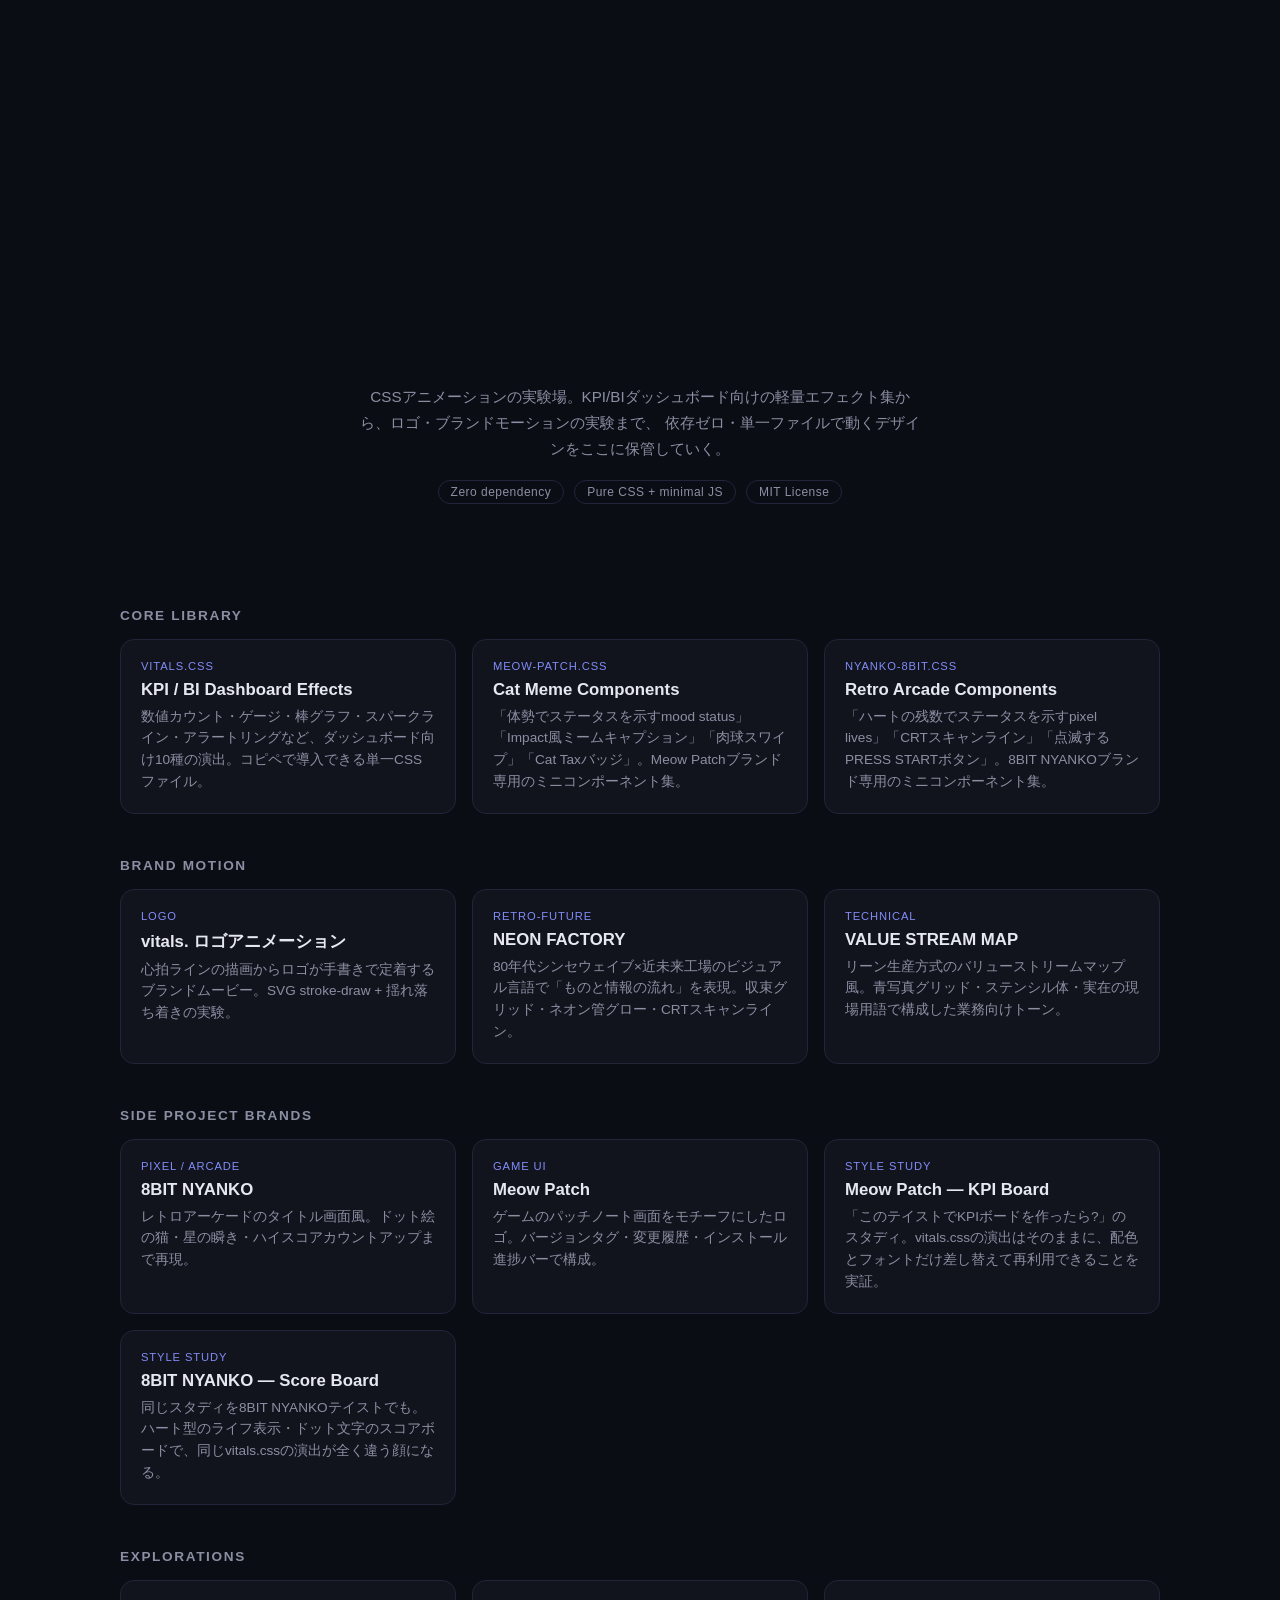
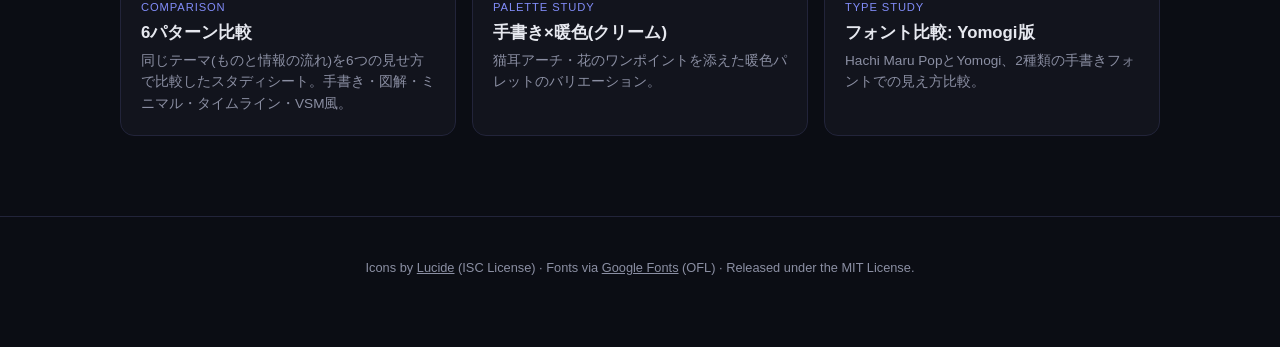
<file: index.html>
<!doctype html>
<html lang="ja">
<head>
<meta charset="UTF-8">
<meta name="viewport" content="width=device-width, initial-scale=1.0">
<title>vitals. — CSS motion gallery</title>
<style>
  :root {
    --bg: #0b0d14;
    --panel: #12141d;
    --line: #22243a;
    --ink: #e6e8ef;
    --sub: #8b8fa3;
    --a1: #818cf8;
    --a2: #a855f7;
  }
  * { box-sizing: border-box; }
  body {
    margin: 0;
    background: var(--bg);
    color: var(--ink);
    font-family: -apple-system, BlinkMacSystemFont, "Hiragino Sans", sans-serif;
  }
  a { color: inherit; }

  header.hero {
    display: flex; flex-direction: column; align-items: center;
    padding: 64px 20px 40px;
    text-align: center;
  }
  .hero iframe {
    width: min(92vw, 640px); height: 300px;
    border: none; border-radius: 16px;
    background: #0b0d14;
  }
  .hero p {
    color: var(--sub); max-width: 560px; margin: 20px auto 0;
    line-height: 1.7; font-size: 0.95rem;
  }
  .hero .badges { margin-top: 18px; display: flex; gap: 10px; flex-wrap: wrap; justify-content: center; }
  .badge {
    font-size: 0.75rem; letter-spacing: 0.04em; color: var(--sub);
    border: 1px solid var(--line); border-radius: 999px; padding: 4px 12px;
  }

  main {
    max-width: 1080px; margin: 0 auto; padding: 20px 20px 80px;
  }
  h2.section-title {
    font-size: 0.85rem; letter-spacing: 0.12em; text-transform: uppercase;
    color: var(--sub); margin: 44px 0 16px;
  }
  .grid {
    display: grid; grid-template-columns: repeat(auto-fit, minmax(260px, 1fr));
    gap: 16px;
  }
  .card {
    display: block; text-decoration: none;
    background: var(--panel); border: 1px solid var(--line); border-radius: 14px;
    padding: 20px; transition: border-color .2s, transform .2s;
  }
  .card:hover { border-color: var(--a1); transform: translateY(-2px); }
  .card .tag {
    font-size: 0.7rem; letter-spacing: 0.08em; text-transform: uppercase;
    color: var(--a1); margin-bottom: 8px; display: block;
  }
  .card h3 { margin: 0 0 6px; font-size: 1.05rem; }
  .card p { margin: 0; color: var(--sub); font-size: 0.85rem; line-height: 1.6; }

  footer {
    text-align: center; color: var(--sub); font-size: 0.8rem;
    padding: 30px 20px 60px; border-top: 1px solid var(--line);
  }
  footer a { text-decoration: underline; }
</style>
</head>
<body>

<header class="hero">
  <iframe src="logo/index.html" title="vitals. logo animation" loading="lazy"></iframe>
  <p>CSSアニメーションの実験場。KPI/BIダッシュボード向けの軽量エフェクト集から、ロゴ・ブランドモーションの実験まで、
     依存ゼロ・単一ファイルで動くデザインをここに保管していく。</p>
  <div class="badges">
    <span class="badge">Zero dependency</span>
    <span class="badge">Pure CSS + minimal JS</span>
    <span class="badge">MIT License</span>
  </div>
</header>

<main>
  <h2 class="section-title">Core Library</h2>
  <div class="grid">
    <a class="card" href="demo/index.html">
      <span class="tag">vitals.css</span>
      <h3>KPI / BI Dashboard Effects</h3>
      <p>数値カウント・ゲージ・棒グラフ・スパークライン・アラートリングなど、ダッシュボード向け10種の演出。コピペで導入できる単一CSSファイル。</p>
    </a>
    <a class="card" href="logo/meow-patch.html">
      <span class="tag">meow-patch.css</span>
      <h3>Cat Meme Components</h3>
      <p>「体勢でステータスを示すmood status」「Impact風ミームキャプション」「肉球スワイプ」「Cat Taxバッジ」。Meow Patchブランド専用のミニコンポーネント集。</p>
    </a>
    <a class="card" href="logo/8bit-nyanko.html">
      <span class="tag">nyanko-8bit.css</span>
      <h3>Retro Arcade Components</h3>
      <p>「ハートの残数でステータスを示すpixel lives」「CRTスキャンライン」「点滅するPRESS STARTボタン」。8BIT NYANKOブランド専用のミニコンポーネント集。</p>
    </a>
  </div>

  <h2 class="section-title">Brand Motion</h2>
  <div class="grid">
    <a class="card" href="logo/index.html">
      <span class="tag">Logo</span>
      <h3>vitals. ロゴアニメーション</h3>
      <p>心拍ラインの描画からロゴが手書きで定着するブランドムービー。SVG stroke-draw + 揺れ落ち着きの実験。</p>
    </a>
    <a class="card" href="logo/neon-factory-flow.html">
      <span class="tag">Retro-future</span>
      <h3>NEON FACTORY</h3>
      <p>80年代シンセウェイブ×近未来工場のビジュアル言語で「ものと情報の流れ」を表現。収束グリッド・ネオン管グロー・CRTスキャンライン。</p>
    </a>
    <a class="card" href="logo/value-stream-map.html">
      <span class="tag">Technical</span>
      <h3>VALUE STREAM MAP</h3>
      <p>リーン生産方式のバリューストリームマップ風。青写真グリッド・ステンシル体・実在の現場用語で構成した業務向けトーン。</p>
    </a>
  </div>

  <h2 class="section-title">Side Project Brands</h2>
  <div class="grid">
    <a class="card" href="logo/8bit-nyanko.html">
      <span class="tag">Pixel / Arcade</span>
      <h3>8BIT NYANKO</h3>
      <p>レトロアーケードのタイトル画面風。ドット絵の猫・星の瞬き・ハイスコアカウントアップまで再現。</p>
    </a>
    <a class="card" href="logo/meow-patch.html">
      <span class="tag">Game UI</span>
      <h3>Meow Patch</h3>
      <p>ゲームのパッチノート画面をモチーフにしたロゴ。バージョンタグ・変更履歴・インストール進捗バーで構成。</p>
    </a>
    <a class="card" href="logo/meow-patch-kpi.html">
      <span class="tag">Style study</span>
      <h3>Meow Patch — KPI Board</h3>
      <p>「このテイストでKPIボードを作ったら?」のスタディ。vitals.cssの演出はそのままに、配色とフォントだけ差し替えて再利用できることを実証。</p>
    </a>
    <a class="card" href="logo/8bit-nyanko-kpi.html">
      <span class="tag">Style study</span>
      <h3>8BIT NYANKO — Score Board</h3>
      <p>同じスタディを8BIT NYANKOテイストでも。ハート型のライフ表示・ドット文字のスコアボードで、同じvitals.cssの演出が全く違う顔になる。</p>
    </a>
  </div>

  <h2 class="section-title">Explorations</h2>
  <div class="grid">
    <a class="card" href="logo/six-patterns.html">
      <span class="tag">Comparison</span>
      <h3>6パターン比較</h3>
      <p>同じテーマ(ものと情報の流れ)を6つの見せ方で比較したスタディシート。手書き・図解・ミニマル・タイムライン・VSM風。</p>
    </a>
    <a class="card" href="logo/mono-joho-flow-warm.html">
      <span class="tag">Palette study</span>
      <h3>手書き×暖色(クリーム)</h3>
      <p>猫耳アーチ・花のワンポイントを添えた暖色パレットのバリエーション。</p>
    </a>
    <a class="card" href="logo/six-patterns-yomogi.html">
      <span class="tag">Type study</span>
      <h3>フォント比較: Yomogi版</h3>
      <p>Hachi Maru PopとYomogi、2種類の手書きフォントでの見え方比較。</p>
    </a>
  </div>
</main>

<footer>
  <p>Icons by <a href="https://lucide.dev" target="_blank" rel="noopener">Lucide</a> (ISC License) ·
     Fonts via <a href="https://fonts.google.com" target="_blank" rel="noopener">Google Fonts</a> (OFL) ·
     Released under the MIT License.</p>
</footer>

</body>
</html>
</file>
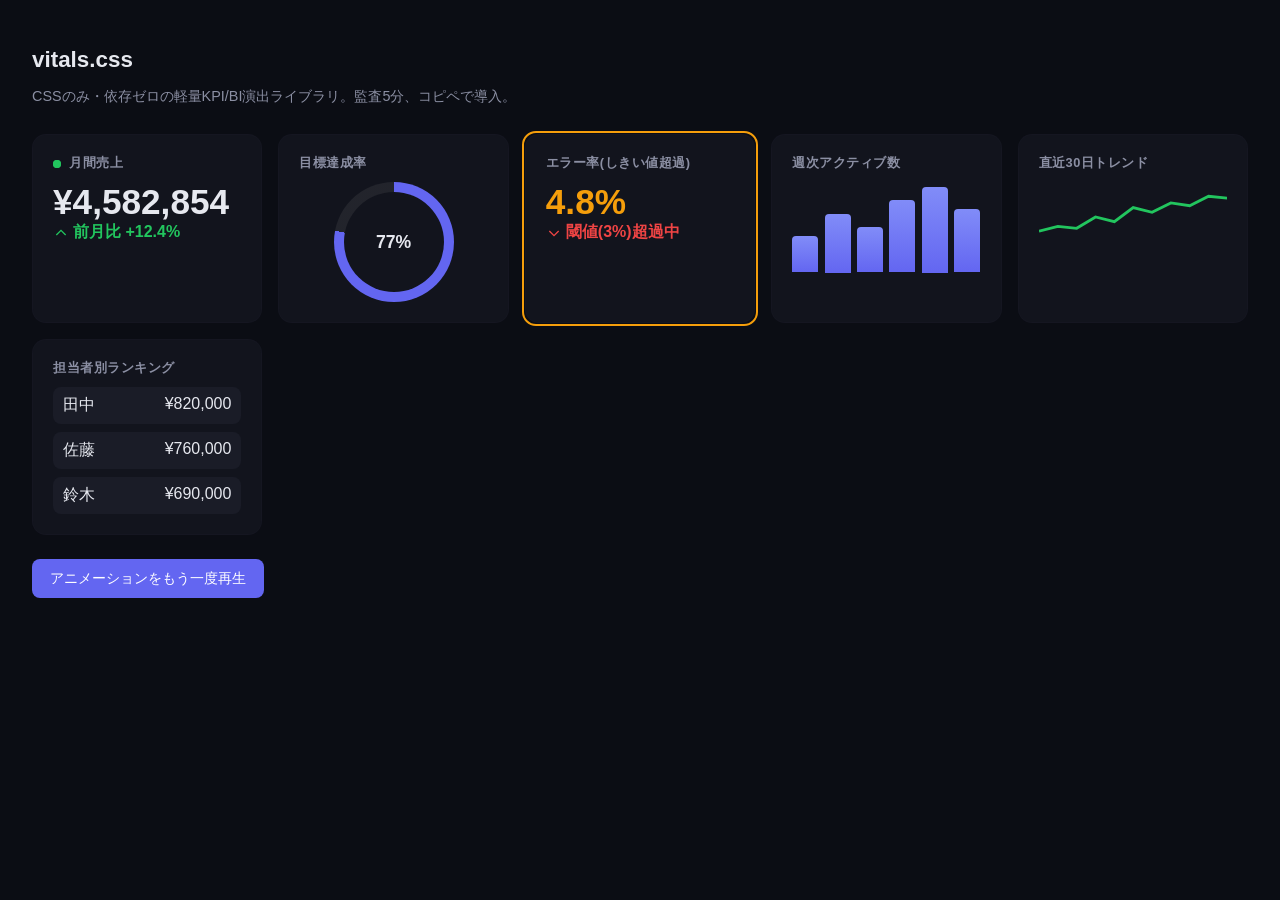
<file: demo/index.html>
<!doctype html>
<html lang="ja">
<head>
<meta charset="UTF-8">
<meta name="viewport" content="width=device-width, initial-scale=1.0">
<title>vitals.css — KPI/BIダッシュボード演出デモ</title>
<link rel="stylesheet" href="../vitals.css">
<style>
  :root { color-scheme: dark; }
  * { box-sizing: border-box; }
  body {
    margin: 0;
    font-family: -apple-system, BlinkMacSystemFont, "Segoe UI", Roboto, sans-serif;
    background: #0b0d14;
    color: #e6e8ef;
    padding: 32px;
  }
  h1 { font-size: 1.4rem; margin-bottom: 4px; }
  .sub { color: #8b8fa3; margin-bottom: 28px; font-size: 0.9rem; }
  .grid {
    display: grid;
    grid-template-columns: repeat(auto-fit, minmax(220px, 1fr));
    gap: 16px;
  }
  .card {
    background: #12141d;
    border: 1px solid #22243030;
    border-radius: 14px;
    padding: 20px;
  }
  .card h2 {
    font-size: 0.8rem;
    text-transform: uppercase;
    letter-spacing: 0.04em;
    color: #8b8fa3;
    margin: 0 0 10px;
    display: flex;
    align-items: center;
    gap: 8px;
  }
  .big-number {
    font-size: 2.2rem;
    font-weight: 700;
  }
  .row { display: flex; align-items: center; justify-content: space-between; gap: 12px; }
  .vt-gauge { --vt-gauge-bg: #12141d; margin: 0 auto; }
  .bars-wrap { height: 90px; }
  .vt-bar { background: linear-gradient(180deg, #818cf8, #6366f1); }
  .rank-list { list-style: none; margin: 0; padding: 0; display: flex; flex-direction: column; gap: 8px; }
  .rank-row { display: flex; justify-content: space-between; padding: 8px 10px; background: #1a1c27; border-radius: 8px; }
  .replay-btn {
    margin-top: 24px;
    background: #6366f1;
    color: white;
    border: none;
    padding: 10px 18px;
    border-radius: 8px;
    font-size: 0.9rem;
    cursor: pointer;
  }
  .replay-btn:hover { background: #4f52e0; }
</style>
</head>
<body>

<h1>vitals.css</h1>
<p class="sub">CSSのみ・依存ゼロの軽量KPI/BI演出ライブラリ。監査5分、コピペで導入。</p>

<div class="grid" data-vt-stagger>

  <div class="card">
    <h2><span class="vt-live-dot"></span> 月間売上</h2>
    <div class="big-number vt-counter" id="counter1">0</div>
    <div class="vt-trend up">
      <svg viewBox="0 0 24 24" fill="none" stroke="currentColor" stroke-width="2"><path d="M5 15l7-7 7 7"/></svg>
      前月比 +12.4%
    </div>
  </div>

  <div class="card">
    <h2>目標達成率</h2>
    <div class="vt-gauge" id="gauge1">
      <span class="vt-gauge-label" id="gaugeLabel1">0%</span>
    </div>
  </div>

  <div class="card vt-alert">
    <h2>エラー率(しきい値超過)</h2>
    <div class="big-number" style="color:var(--vt-warn)">4.8%</div>
    <div class="vt-trend down">
      <svg viewBox="0 0 24 24" fill="none" stroke="currentColor" stroke-width="2"><path d="M5 9l7 7 7-7"/></svg>
      閾値(3%)超過中
    </div>
  </div>

  <div class="card">
    <h2>週次アクティブ数</h2>
    <div class="bars-wrap vt-bar-grow">
      <div class="vt-bar" style="--i:0; height:40%"></div>
      <div class="vt-bar" style="--i:1; height:65%"></div>
      <div class="vt-bar" style="--i:2; height:50%"></div>
      <div class="vt-bar" style="--i:3; height:80%"></div>
      <div class="vt-bar" style="--i:4; height:95%"></div>
      <div class="vt-bar" style="--i:5; height:70%"></div>
    </div>
  </div>

  <div class="card">
    <h2>直近30日トレンド</h2>
    <svg class="vt-sparkline" viewBox="0 0 200 60" width="100%" height="70">
      <path d="M0,45 L20,40 L40,42 L60,30 L80,35 L100,20 L120,25 L140,15 L160,18 L180,8 L200,10"
            fill="none" stroke="#22c55e" stroke-width="3" id="sparkPath"/>
    </svg>
  </div>

  <div class="card">
    <h2>担当者別ランキング</h2>
    <ul class="rank-list" id="rankList">
      <li class="rank-row vt-rank-row" data-id="a"><span>田中</span><span>¥820,000</span></li>
      <li class="rank-row vt-rank-row" data-id="b"><span>佐藤</span><span>¥760,000</span></li>
      <li class="rank-row vt-rank-row" data-id="c"><span>鈴木</span><span>¥690,000</span></li>
    </ul>
  </div>

</div>

<button class="replay-btn" id="replayBtn">アニメーションをもう一度再生</button>

<script src="../vitals.js"></script>
<script>
  function playAll() {
    Vitals.animateCounter(document.getElementById('counter1'), {
      to: 4820000, duration: 1400, format: (n) => '¥' + Math.round(n).toLocaleString()
    });

    const gauge = document.getElementById('gauge1');
    const label = document.getElementById('gaugeLabel1');
    Vitals.setGauge(gauge, 0);
    requestAnimationFrame(() => Vitals.setGauge(gauge, 78));
    Vitals.animateCounter(label, { to: 78, duration: 1200, format: (n) => Math.round(n) + '%' });

    Vitals.drawSparkline(document.getElementById('sparkPath'));

    document.querySelectorAll('.vt-bar').forEach((b) => {
      b.style.animation = 'none';
      void b.offsetWidth;
      b.style.animation = '';
    });

    const stagger = document.querySelector('[data-vt-stagger]');
    stagger.classList.remove('is-visible');
    void stagger.offsetWidth;
    [...stagger.children].forEach((child, i) => child.style.setProperty('--i', i));
    stagger.classList.add('is-visible');
  }

  Vitals.initStagger();
  window.addEventListener('load', () => setTimeout(playAll, 150));
  document.getElementById('replayBtn').addEventListener('click', playAll);

  // ランキングのランダム並び替えデモ(FLIP)
  let rankData = [
    { id: 'a', name: '田中', amount: 820000 },
    { id: 'b', name: '佐藤', amount: 760000 },
    { id: 'c', name: '鈴木', amount: 690000 },
  ];
  setInterval(() => {
    rankData = rankData.map((r) => ({ ...r, amount: r.amount + Math.floor((Math.random() - 0.3) * 50000) }));
    rankData.sort((a, b) => b.amount - a.amount);
    const list = document.getElementById('rankList');
    const rows = [...list.children];
    Vitals.flipReorder(rows, () => {
      rankData.forEach((r) => {
        const row = rows.find((el) => el.dataset.id === r.id);
        row.querySelector('span:last-child').textContent = '¥' + r.amount.toLocaleString();
        list.appendChild(row);
      });
    });
  }, 4000);
</script>
</body>
</html>
</file>
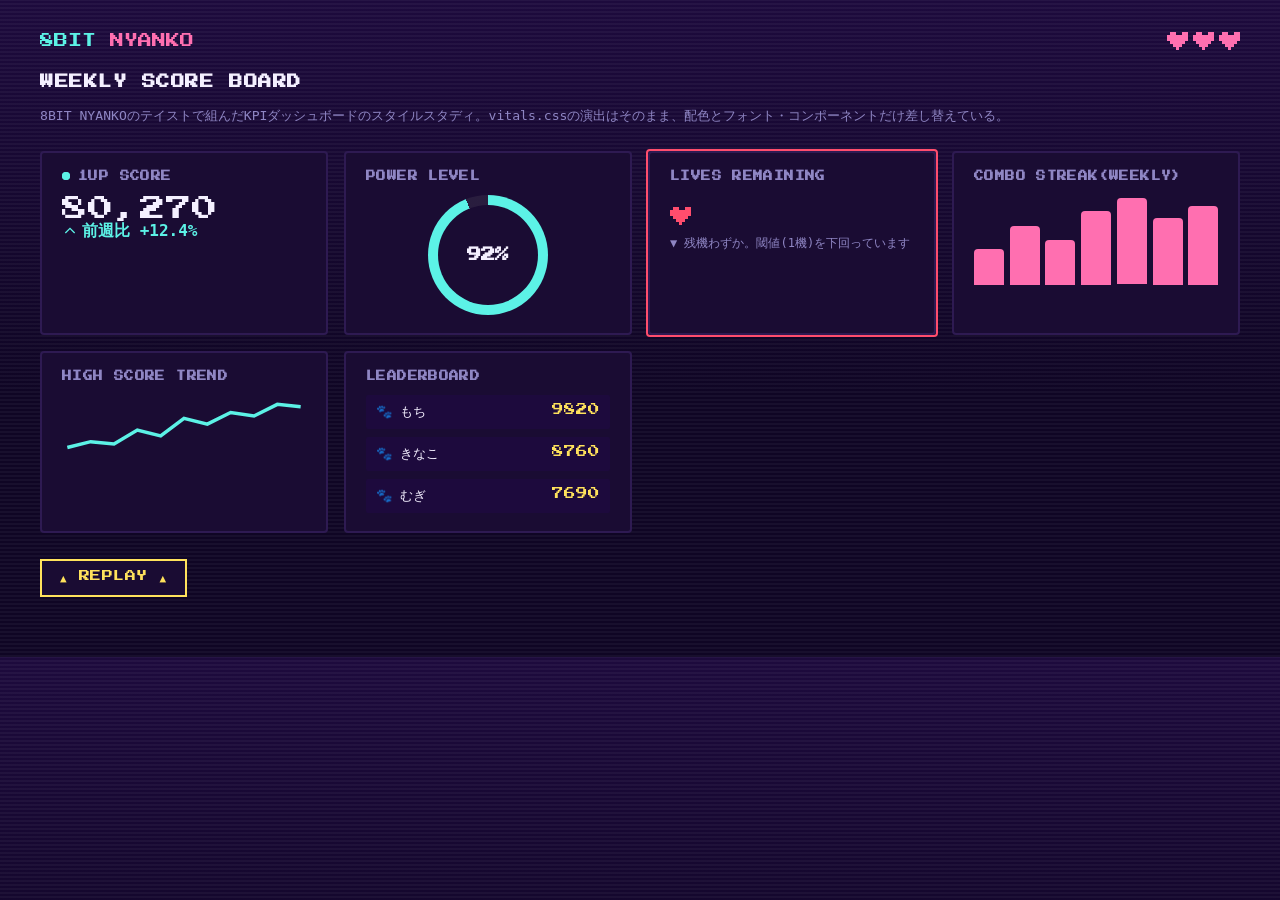
<file: logo/8bit-nyanko-kpi.html>
<!doctype html>
<html lang="ja">
<head>
<meta charset="UTF-8">
<meta name="viewport" content="width=device-width, initial-scale=1.0">
<title>8BIT NYANKO — Score Board</title>
<link rel="stylesheet" href="../vitals.css">
<link rel="stylesheet" href="../nyanko-8bit.css">
<style>
  color-scheme: dark;
  * { box-sizing: border-box; }
  body {
    margin: 0;
    background:
      repeating-linear-gradient(0deg, rgba(255,255,255,0.04) 0 2px, transparent 2px 4px),
      linear-gradient(180deg, var(--nk-bg2) 0%, var(--nk-bg) 60%);
    color: var(--nk-white);
    font-family: -apple-system, BlinkMacSystemFont, monospace;
    padding: 32px clamp(16px,4vw,40px) 60px;
  }

  .topbar { display:flex; align-items:center; justify-content:space-between; margin-bottom: 22px; flex-wrap:wrap; gap:10px; }
  .brand { font-family:'Press2P'; font-size: 14px; color: var(--nk-cyan); }
  .brand .n2 { color: var(--nk-pink); }

  h1 { font-family:'Press2P'; font-size: 0.85rem; margin: 0 0 8px; letter-spacing: 0.04em; line-height:1.6; }
  .sub { color: var(--nk-sub); margin-bottom: 26px; font-size: 0.82rem; }

  .grid { display: grid; grid-template-columns: repeat(auto-fit, minmax(230px, 1fr)); gap: 16px; }
  .card {
    background: var(--nk-panel); border: 2px solid var(--nk-line); border-radius: 4px;
    padding: 18px 20px;
  }
  .card h2 {
    font-family:'Press2P'; font-size: 0.6rem; text-transform: uppercase; letter-spacing: 0.04em;
    color: var(--nk-sub); margin: 0 0 14px; display:flex; align-items:center; gap:8px;
  }
  .big-number { font-family:'Press2P'; font-size: 1.6rem; font-variant-numeric: tabular-nums; }
  .vt-gauge { --vt-gauge-bg: var(--nk-panel); margin: 0 auto; --vt-accent: var(--nk-cyan); }
  .vt-gauge-label { font-family:'Press2P'; font-size: 0.9rem; }
  .bars-wrap { height: 90px; }
  .vt-bar { background: var(--nk-pink); }
  .vt-trend.up { color: var(--nk-cyan); }
  .vt-trend.down { color: #ff4d6d; }

  .rank-list { list-style:none; margin:0; padding:0; display:flex; flex-direction:column; gap:8px; }
  .rank-row { display:flex; justify-content:space-between; padding:8px 10px; background: var(--nk-bg2); border-radius:2px; font-size: 0.82rem; }
  .rank-row .val { font-family:'Press2P'; font-size:0.72rem; color: var(--nk-yellow); }

  .lives-caption { font-size: 0.75rem; color: var(--nk-sub); margin-top: 10px; }

  .replay-btn { margin-top: 26px; }
</style>
</head>
<body>

<div class="topbar">
  <div class="brand">8BIT <span class="n2">NYANKO</span></div>
  <span class="pixel-lives" data-hp="3" id="topLives"></span>
</div>

<h1>WEEKLY SCORE BOARD</h1>
<p class="sub">8BIT NYANKOのテイストで組んだKPIダッシュボードのスタイルスタディ。vitals.cssの演出はそのまま、配色とフォント・コンポーネントだけ差し替えている。</p>

<div class="grid" data-vt-stagger>

  <div class="card">
    <h2><span class="vt-live-dot" style="background:var(--nk-cyan)"></span> 1UP SCORE</h2>
    <div class="big-number vt-counter" id="counter1">0</div>
    <div class="vt-trend up">
      <svg viewBox="0 0 24 24" fill="none" stroke="currentColor" stroke-width="2"><path d="M5 15l7-7 7 7"/></svg>
      前週比 +12.4%
    </div>
  </div>

  <div class="card">
    <h2>POWER LEVEL</h2>
    <div class="vt-gauge" id="gauge1">
      <span class="vt-gauge-label" id="gaugeLabel1">0%</span>
    </div>
  </div>

  <div class="card vt-alert" style="--vt-warn: #ff4d6d;">
    <h2>LIVES REMAINING</h2>
    <span class="pixel-lives" data-hp="1" id="cardLives"></span>
    <div class="lives-caption">▼ 残機わずか。閾値(1機)を下回っています</div>
  </div>

  <div class="card">
    <h2>COMBO STREAK(WEEKLY)</h2>
    <div class="bars-wrap vt-bar-grow">
      <div class="vt-bar" style="--i:0; height:40%"></div>
      <div class="vt-bar" style="--i:1; height:65%"></div>
      <div class="vt-bar" style="--i:2; height:50%"></div>
      <div class="vt-bar" style="--i:3; height:82%"></div>
      <div class="vt-bar" style="--i:4; height:96%"></div>
      <div class="vt-bar" style="--i:5; height:74%"></div>
      <div class="vt-bar" style="--i:6; height:88%"></div>
    </div>
  </div>

  <div class="card">
    <h2>HIGH SCORE TREND</h2>
    <svg class="vt-sparkline" viewBox="0 0 200 60" width="100%" height="70">
      <path d="M0,45 L20,40 L40,42 L60,30 L80,35 L100,20 L120,25 L140,15 L160,18 L180,8 L200,10"
            fill="none" stroke="var(--nk-cyan)" stroke-width="3" id="sparkPath"/>
    </svg>
  </div>

  <div class="card">
    <h2>LEADERBOARD</h2>
    <ul class="rank-list" id="rankList">
      <li class="rank-row vt-rank-row" data-id="a"><span>🐾 もち</span><span class="val">9820</span></li>
      <li class="rank-row vt-rank-row" data-id="b"><span>🐾 きなこ</span><span class="val">8760</span></li>
      <li class="rank-row vt-rank-row" data-id="c"><span>🐾 むぎ</span><span class="val">7690</span></li>
    </ul>
  </div>

</div>

<button class="replay-btn pixel-btn" id="replayBtn">▲ REPLAY ▲</button>

<script src="../vitals.js"></script>
<script>
  function renderLivesInto(el, count) {
    const heartPattern = ["0110011","1111111","1111111","0111110","0011100","0001000"];
    el.innerHTML = '';
    for (let h=0; h<3; h++){
      const hg = document.createElement('div');
      hg.className='heart-grid';
      heartPattern.forEach(row=>{
        [...row].forEach(c=>{
          const i = document.createElement('i');
          if (c==='1' && h < count) i.classList.add('on');
          hg.appendChild(i);
        });
      });
      el.appendChild(hg);
    }
  }
  renderLivesInto(document.getElementById('topLives'), 3);
  renderLivesInto(document.getElementById('cardLives'), 1);

  function playAll() {
    Vitals.animateCounter(document.getElementById('counter1'), {
      to: 84600, duration: 1400, format: (n) => Math.round(n).toLocaleString()
    });

    const gauge = document.getElementById('gauge1');
    const label = document.getElementById('gaugeLabel1');
    Vitals.setGauge(gauge, 0);
    requestAnimationFrame(() => Vitals.setGauge(gauge, 94));
    Vitals.animateCounter(label, { to: 94, duration: 1200, format: (n) => Math.round(n) + '%' });

    Vitals.drawSparkline(document.getElementById('sparkPath'));

    document.querySelectorAll('.vt-bar').forEach((b) => {
      b.style.animation = 'none';
      void b.offsetWidth;
      b.style.animation = '';
    });

    const stagger = document.querySelector('[data-vt-stagger]');
    stagger.classList.remove('is-visible');
    void stagger.offsetWidth;
    [...stagger.children].forEach((child, i) => child.style.setProperty('--i', i));
    stagger.classList.add('is-visible');
  }

  Vitals.initStagger();
  window.addEventListener('load', () => setTimeout(playAll, 150));
  document.getElementById('replayBtn').addEventListener('click', playAll);

  let rankData = [
    { id: 'a', name: 'もち', score: 9820 },
    { id: 'b', name: 'きなこ', score: 8760 },
    { id: 'c', name: 'むぎ', score: 7690 },
  ];
  setInterval(() => {
    rankData = rankData.map((r) => ({ ...r, score: Math.max(5000, r.score + Math.floor((Math.random()-0.4)*600)) }));
    rankData.sort((a, b) => b.score - a.score);
    const list = document.getElementById('rankList');
    const rows = [...list.children];
    Vitals.flipReorder(rows, () => {
      rankData.forEach((r) => {
        const row = rows.find((el) => el.dataset.id === r.id);
        row.querySelector('span.val').textContent = r.score.toLocaleString();
        list.appendChild(row);
      });
    });
  }, 4000);
</script>
</body>
</html>
</file>
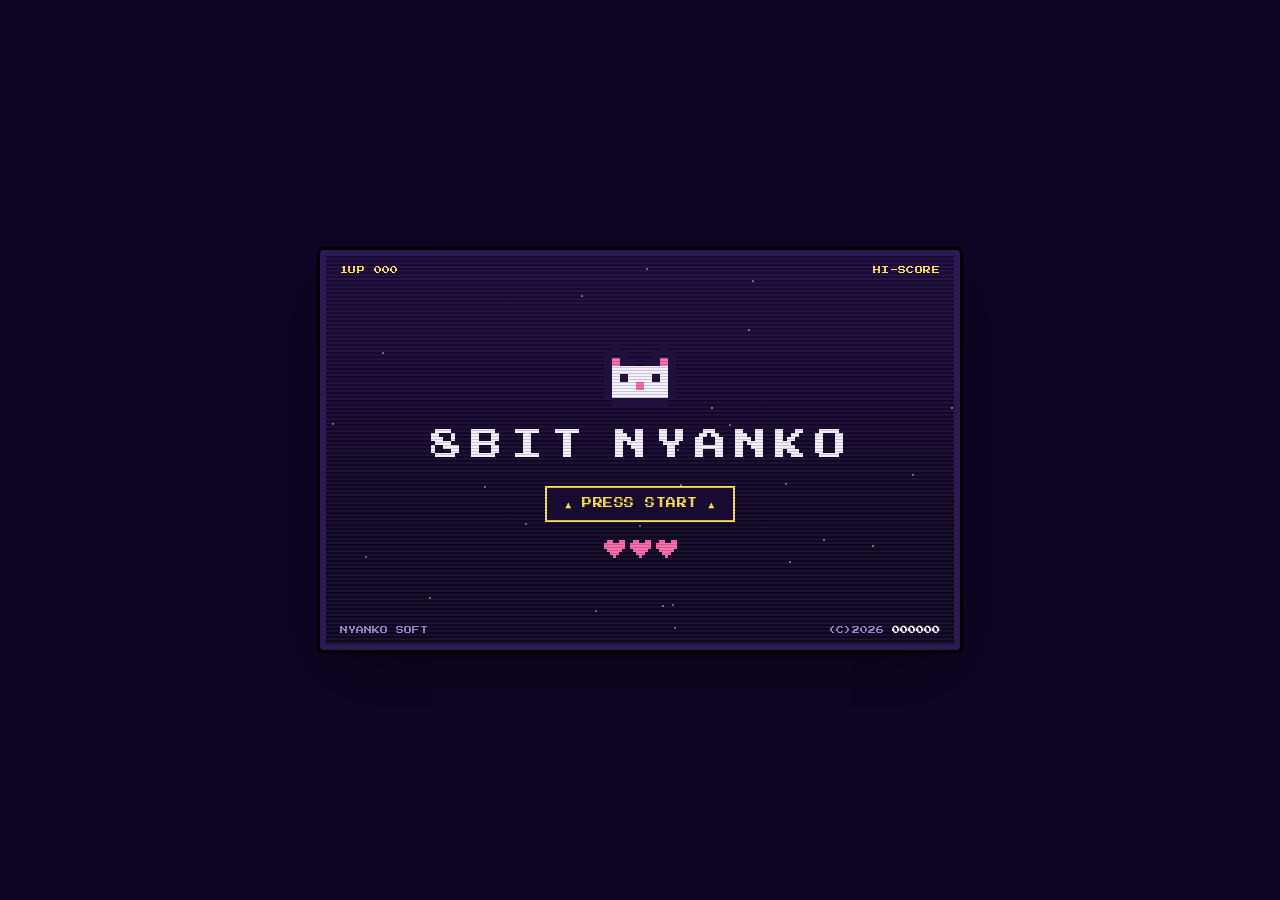
<file: logo/8bit-nyanko.html>
<!doctype html>
<html lang="ja">
<head>
<meta charset="UTF-8">
<title>8BIT NYANKO — logo</title>
<link rel="stylesheet" href="../nyanko-8bit.css">
<style>
  * { box-sizing: border-box; }
  html, body { margin:0; padding:0; }
  body {
    min-height: 100vh; background: var(--nk-bg);
    display:flex; align-items:center; justify-content:center;
    font-family: 'Press2P', monospace;
    color: var(--nk-white);
  }
  .screen {
    position: relative;
    width: min(94vw, 640px); aspect-ratio: 16/10;
    background:
      repeating-linear-gradient(0deg, rgba(255,255,255,0.05) 0 2px, transparent 2px 4px),
      linear-gradient(180deg, var(--nk-bg2) 0%, var(--nk-bg) 70%);
    border: 6px solid var(--nk-line);
    border-radius: 4px;
    overflow: hidden;
    box-shadow: 0 0 0 3px #000, 0 24px 60px -20px rgba(0,0,0,0.7);
    display:flex; flex-direction:column; align-items:center; justify-content:center;
    gap: 18px;
    padding: 20px;
  }

  .topbar {
    position:absolute; top:10px; left:14px; right:14px;
    display:flex; justify-content:space-between;
    font-size: 8px; color: var(--nk-yellow); letter-spacing: 0.05em;
    opacity:0;
  }

  .stars { position:absolute; inset:0; opacity:.6; }
  .star { position:absolute; width:2px; height:2px; background:#fff; opacity:.7; }

  .cat-wrap { display:flex; flex-direction:column; align-items:center; gap:14px; }

  .cat-grid {
    display: grid;
    grid-template-columns: repeat(9, 1fr);
    grid-template-rows: repeat(8, 1fr);
    width: 72px; height: 64px;
    gap: 0;
  }
  .cat-grid i.on { background: var(--nk-pink); }
  .cat-grid i.on2 { background: var(--nk-white); }
  .cat-grid i.on3 { background: #241040; }

  .title-row { display:flex; gap:6px; }
  .title {
    font-size: clamp(20px, 5vw, 32px);
    line-height: 1.6;
    letter-spacing: 2px;
    text-align: center;
    white-space: nowrap;
  }
  .title .ch { display:inline-block; opacity:0; transform: translateY(6px); color: var(--nk-cyan); }
  .title .ch.n2 { color: var(--nk-pink); }

  .press-start { font-size: 10px; opacity:0; }

  .hearts-row { display:flex; gap:6px; opacity:0; }

  .hiscore { position:absolute; bottom:10px; left:14px; right:14px; display:flex; justify-content:space-between; font-size:8px; color: var(--nk-sub); opacity:0; }
  .hiscore b { color: var(--nk-white); font-variant-numeric: tabular-nums; }

  @media (prefers-reduced-motion: reduce) {
    * { animation: none !important; }
    .topbar, .title .ch, .press-start, .hearts-row, .hiscore { opacity:1 !important; transform:none !important; }
  }
  @media (prefers-reduced-motion: no-preference) {
    .topbar { animation: fade .4s .1s forwards; }
    .title .ch { animation: rise .4s cubic-bezier(.2,.8,.2,1) forwards; }
    .press-start { animation: fade .4s 2.6s forwards; }
    .hearts-row { animation: fade .4s 2.8s forwards; }
    .hiscore { animation: fade .4s 3s forwards; }
  }
  @keyframes fade { to { opacity:1; } }
  @keyframes rise { to { opacity:1; transform:translateY(0); } }
  @keyframes twinkle { 0%,100%{opacity:.2} 50%{opacity:.9} }
</style>
</head>
<body>
<div class="screen pixel-crt glitch" id="screen">
  <div class="stars" id="stars"></div>

  <div class="topbar"><span>1UP  000</span><span>HI-SCORE</span></div>

  <div class="cat-wrap">
    <div class="cat-grid" id="catGrid"></div>
    <div class="title-row" id="titleRow"></div>
    <button class="press-start pixel-btn" id="startBtn">▲ PRESS START ▲</button>
  </div>

  <div class="hearts-row">
    <span class="pixel-lives" data-hp="3" id="livesEl"></span>
  </div>
  <div class="hiscore"><span>NYANKO SOFT</span><span>(C)2026 <b id="scoreVal">000000</b></span></div>
</div>

<script>
  // 星の散りばめ
  const stars = document.getElementById('stars');
  for (let i=0;i<26;i++){
    const s=document.createElement('div');
    s.className='star';
    s.style.left=Math.random()*100+'%';
    s.style.top=Math.random()*100+'%';
    s.style.animation=`twinkle ${1.5+Math.random()*2}s ease-in-out ${Math.random()*2}s infinite`;
    stars.appendChild(s);
  }

  // 猫ドット絵(9x8。A=濃紺の輪郭/目 B=白い顔 C=ピンクの鼻、0=透明)
  const rows = [
    "0A00000A0",
    "AAA000AAA",
    "ACAA0AACA",
    "ABBBBBBBA",
    "ABABBBABA",
    "ABBBCBBBA",
    "ABBBBBBBA",
    "0AAAAAAA0",
  ];
  const grid = document.getElementById('catGrid');
  const cells = [];
  rows.forEach((row)=>{
    [...row].forEach((c)=>{
      const el = document.createElement('i');
      el.classList.add('pixel-cell');
      if (c==='A') el.classList.add('on3');
      if (c==='B') el.classList.add('on2');
      if (c==='C') el.classList.add('on');
      grid.appendChild(el);
      cells.push(el);
    });
  });
  cells.forEach((el,i)=>{
    setTimeout(()=>{ el.classList.add('seq'); }, 300 + i*10);
  });

  // タイトル文字を1文字ずつ
  const titleRow = document.getElementById('titleRow');
  const text = "8BIT NYANKO";
  [...text].forEach((ch,i)=>{
    const span = document.createElement('span');
    span.className = 'title ch' + (i % 2 === 0 ? '' : ' n2');
    if (ch === ' ') {
      span.style.width = '18px';
    } else {
      span.textContent = ch;
    }
    span.style.animationDelay = (1.3 + i*0.06) + 's';
    titleRow.appendChild(span);
  });

  // ハート(ライフ) — nyanko-8bit.css の .pixel-lives コンポーネントを使用
  const heartPattern = [
    "0110011",
    "1111111",
    "1111111",
    "0111110",
    "0011100",
    "0001000",
  ];
  function renderHearts(count){
    const wrap = document.getElementById('livesEl');
    wrap.innerHTML = '';
    for (let h=0; h<3; h++){
      const hg = document.createElement('div');
      hg.className='heart-grid';
      heartPattern.forEach(row=>{
        [...row].forEach(c=>{
          const i = document.createElement('i');
          if (c==='1' && h < count) i.classList.add('on');
          hg.appendChild(i);
        });
      });
      wrap.appendChild(hg);
    }
  }
  renderHearts(3);

  // PRESS STARTボタンを押すとライフが減っていくデモ(pixel-livesの状態遷移を見せる)
  let hp = 3;
  document.getElementById('startBtn').addEventListener('click', () => {
    hp = hp > 0 ? hp - 1 : 3;
    document.getElementById('livesEl').dataset.hp = hp;
    renderHearts(hp);
  });

  // スコアカウントアップ
  const scoreEl = document.getElementById('scoreVal');
  let score = 0;
  const target = 84600;
  setTimeout(function tick(){
    score += Math.ceil(target/40);
    if (score >= target) { score = target; scoreEl.textContent = String(score).padStart(6,'0'); return; }
    scoreEl.textContent = String(score).padStart(6,'0');
    setTimeout(tick, 40);
  }, 3000);
</script>
</body>
</html>
</file>
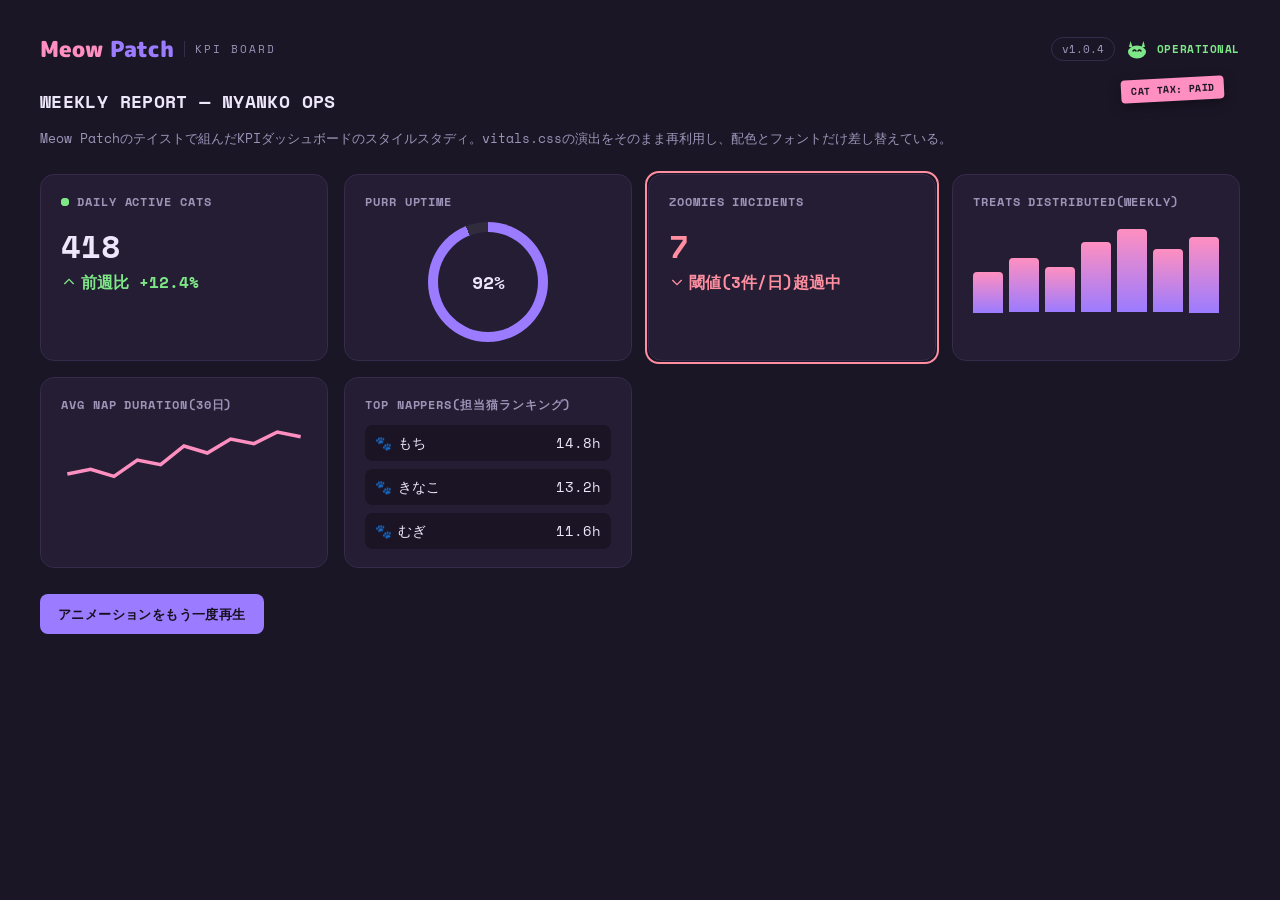
<file: logo/meow-patch-kpi.html>
<!doctype html>
<html lang="ja">
<head>
<meta charset="UTF-8">
<meta name="viewport" content="width=device-width, initial-scale=1.0">
<title>Meow Patch — KPI Board</title>
<link rel="stylesheet" href="../vitals.css">
<link rel="stylesheet" href="../meow-patch.css">
<style>
  @font-face { font-family:'SpaceMono'; font-weight:400; font-display:swap; src:url([data-uri]) format('woff2'); }
  @font-face { font-family:'SpaceMono'; font-weight:700; font-display:swap; src:url([data-uri]) format('woff2'); }
  @font-face { font-family:'MPlusRounded'; font-weight:900; font-display:swap; src:url([data-uri]) format('woff2'); }

  :root {
    color-scheme: dark;
    --vt-up: #7ee787;
    --vt-down: #ff8fa0;
    --vt-warn: #ffd479;
    --vt-accent: #9b7bff;
    --bg: #1b1626;
    --panel: #241d33;
    --line: #362b4a;
    --pink: #ff8fc0;
    --violet: #9b7bff;
    --ink: #eee7fb;
    --sub: #9d94b8;
  }
  * { box-sizing: border-box; }
  body {
    margin: 0;
    background: var(--bg);
    color: var(--ink);
    font-family: 'SpaceMono', monospace;
    padding: 32px clamp(16px,4vw,40px) 60px;
  }

  .topbar { display:flex; align-items:center; justify-content:space-between; margin-bottom: 22px; flex-wrap: wrap; gap: 10px; }
  .brand { display:flex; align-items:center; gap: 10px; }
  .brand .mark { font-family:'MPlusRounded'; font-weight:900; font-size: 22px; }
  .brand .mark .m { color: var(--pink); }
  .brand .mark .p { color: var(--violet); }
  .brand .kpi-tag { font-size: 11px; letter-spacing: 0.18em; color: var(--sub); border-left:1px solid var(--line); padding-left:10px; }
  .topbar .meta { display:flex; align-items:center; gap: 10px; }
  .version { font-size: 11px; color: var(--sub); border:1px solid var(--line); border-radius:999px; padding:3px 10px; }
  .live { display:flex; align-items:center; gap:6px; font-size:11px; color: var(--vt-up); letter-spacing:.05em; }
  .live .dot { width:6px; height:6px; border-radius:50%; background:var(--vt-up); box-shadow:0 0 6px var(--vt-up); animation: blink 1.4s ease-in-out infinite; }
  @keyframes blink { 0%,100%{opacity:1} 50%{opacity:.3} }

  h1 { font-size: 1.15rem; margin: 0 0 4px; letter-spacing: 0.02em; }
  .sub { color: var(--sub); margin-bottom: 26px; font-size: 0.82rem; }

  .grid { display: grid; grid-template-columns: repeat(auto-fit, minmax(230px, 1fr)); gap: 16px; }
  .card {
    background: var(--panel); border: 1px solid var(--line); border-radius: 14px;
    padding: 18px 20px;
  }
  .card h2 {
    font-size: 0.72rem; text-transform: uppercase; letter-spacing: 0.08em;
    color: var(--sub); margin: 0 0 12px; display:flex; align-items:center; gap:8px; font-weight:700;
  }
  .big-number { font-size: 2rem; font-weight: 700; font-variant-numeric: tabular-nums; }
  .row { display:flex; align-items:center; justify-content:space-between; gap:12px; }

  .vt-gauge { --vt-gauge-bg: var(--panel); margin: 0 auto; }
  .bars-wrap { height: 90px; }
  .vt-bar { background: linear-gradient(180deg, var(--pink), var(--violet)); }

  .vt-alert { --vt-warn: var(--vt-down); }
  .alert-value { color: var(--vt-down); }

  .rank-list { list-style:none; margin:0; padding:0; display:flex; flex-direction:column; gap:8px; }
  .rank-row { display:flex; justify-content:space-between; padding:8px 10px; background:#1a1425; border-radius:8px; font-size: 0.85rem; }
  .rank-row .paw { color: var(--pink); margin-right: 6px; }

  .replay-btn {
    margin-top: 26px; background: var(--violet); color: #16101f; border:none;
    padding:10px 18px; border-radius:8px; font-family:'SpaceMono'; font-weight:700;
    font-size:0.82rem; cursor:pointer; letter-spacing: 0.03em;
  }
  .replay-btn:hover { background: var(--pink); }
</style>
</head>
<body>

<div class="topbar">
  <div class="brand">
    <span class="mark"><span class="m">Meow</span> <span class="p">Patch</span></span>
    <span class="kpi-tag">KPI BOARD</span>
  </div>
  <div class="meta">
    <span class="version">v1.0.4</span>
    <span class="meow-status" data-mood="loaf">
      <svg viewBox="0 0 24 24">
        <g class="pose pose-loaf">
          <ellipse cx="12" cy="15" rx="9" ry="6.5"/>
          <polygon points="4,10 7.5,10 5.5,4"/>
          <polygon points="20,10 16.5,10 18.5,4"/>
          <path d="M8,14 q1.5,-2 3,0" stroke="#1b1626" stroke-width="1.4" fill="none" stroke-linecap="round"/>
          <path d="M13,14 q1.5,-2 3,0" stroke="#1b1626" stroke-width="1.4" fill="none" stroke-linecap="round"/>
        </g>
      </svg>
      <span class="label">OPERATIONAL</span>
    </span>
  </div>
</div>

<div style="position:relative;">
  <span class="meow-tax">CAT TAX: PAID</span>
  <h1>WEEKLY REPORT — NYANKO OPS</h1>
</div>
<p class="sub">Meow Patchのテイストで組んだKPIダッシュボードのスタイルスタディ。vitals.cssの演出をそのまま再利用し、配色とフォントだけ差し替えている。</p>

<div class="grid" data-vt-stagger>

  <div class="card">
    <h2><span class="vt-live-dot"></span> DAILY ACTIVE CATS</h2>
    <div class="big-number vt-counter" id="counter1">0</div>
    <div class="vt-trend up">
      <svg viewBox="0 0 24 24" fill="none" stroke="currentColor" stroke-width="2"><path d="M5 15l7-7 7 7"/></svg>
      前週比 +12.4%
    </div>
  </div>

  <div class="card">
    <h2>PURR UPTIME</h2>
    <div class="vt-gauge" id="gauge1">
      <span class="vt-gauge-label" id="gaugeLabel1">0%</span>
    </div>
  </div>

  <div class="card vt-alert">
    <h2>ZOOMIES INCIDENTS</h2>
    <div class="big-number alert-value">7</div>
    <div class="vt-trend down">
      <svg viewBox="0 0 24 24" fill="none" stroke="currentColor" stroke-width="2"><path d="M5 9l7 7 7-7"/></svg>
      閾値(3件/日)超過中
    </div>
  </div>

  <div class="card">
    <h2>TREATS DISTRIBUTED(WEEKLY)</h2>
    <div class="bars-wrap vt-bar-grow">
      <div class="vt-bar" style="--i:0; height:45%"></div>
      <div class="vt-bar" style="--i:1; height:60%"></div>
      <div class="vt-bar" style="--i:2; height:50%"></div>
      <div class="vt-bar" style="--i:3; height:78%"></div>
      <div class="vt-bar" style="--i:4; height:92%"></div>
      <div class="vt-bar" style="--i:5; height:70%"></div>
      <div class="vt-bar" style="--i:6; height:84%"></div>
    </div>
  </div>

  <div class="card">
    <h2>AVG NAP DURATION(30日)</h2>
    <svg class="vt-sparkline" viewBox="0 0 200 60" width="100%" height="70">
      <path d="M0,42 L20,38 L40,44 L60,30 L80,34 L100,18 L120,24 L140,12 L160,16 L180,6 L200,10"
            fill="none" stroke="var(--pink)" stroke-width="3" id="sparkPath"/>
    </svg>
  </div>

  <div class="card">
    <h2>TOP NAPPERS(担当猫ランキング)</h2>
    <ul class="rank-list" id="rankList">
      <li class="rank-row vt-rank-row" data-id="a"><span class="name"><span class="paw">🐾</span>もち</span><span class="val">14.8h</span></li>
      <li class="rank-row vt-rank-row" data-id="b"><span class="name"><span class="paw">🐾</span>きなこ</span><span class="val">13.2h</span></li>
      <li class="rank-row vt-rank-row" data-id="c"><span class="name"><span class="paw">🐾</span>むぎ</span><span class="val">11.6h</span></li>
    </ul>
  </div>

</div>

<button class="replay-btn" id="replayBtn">アニメーションをもう一度再生</button>

<script src="../vitals.js"></script>
<script>
  function playAll() {
    Vitals.animateCounter(document.getElementById('counter1'), {
      to: 428, duration: 1200, format: (n) => Math.round(n).toLocaleString()
    });

    const gauge = document.getElementById('gauge1');
    const label = document.getElementById('gaugeLabel1');
    Vitals.setGauge(gauge, 0);
    requestAnimationFrame(() => Vitals.setGauge(gauge, 94));
    Vitals.animateCounter(label, { to: 94, duration: 1200, format: (n) => Math.round(n) + '%' });

    Vitals.drawSparkline(document.getElementById('sparkPath'));

    document.querySelectorAll('.vt-bar').forEach((b) => {
      b.style.animation = 'none';
      void b.offsetWidth;
      b.style.animation = '';
    });

    const stagger = document.querySelector('[data-vt-stagger]');
    stagger.classList.remove('is-visible');
    void stagger.offsetWidth;
    [...stagger.children].forEach((child, i) => child.style.setProperty('--i', i));
    stagger.classList.add('is-visible');
  }

  Vitals.initStagger();
  window.addEventListener('load', () => setTimeout(playAll, 150));
  document.getElementById('replayBtn').addEventListener('click', playAll);

  let rankData = [
    { id: 'a', name: 'もち', hours: 14.8 },
    { id: 'b', name: 'きなこ', hours: 13.2 },
    { id: 'c', name: 'むぎ', hours: 11.6 },
  ];
  setInterval(() => {
    rankData = rankData.map((r) => ({ ...r, hours: Math.max(8, r.hours + (Math.random()-0.4)*1.5) }));
    rankData.sort((a, b) => b.hours - a.hours);
    const list = document.getElementById('rankList');
    const rows = [...list.children];
    Vitals.flipReorder(rows, () => {
      rankData.forEach((r) => {
        const row = rows.find((el) => el.dataset.id === r.id);
        row.querySelector('span.val').textContent = r.hours.toFixed(1) + 'h';
        list.appendChild(row);
      });
    });
  }, 4000);
</script>
</body>
</html>
</file>
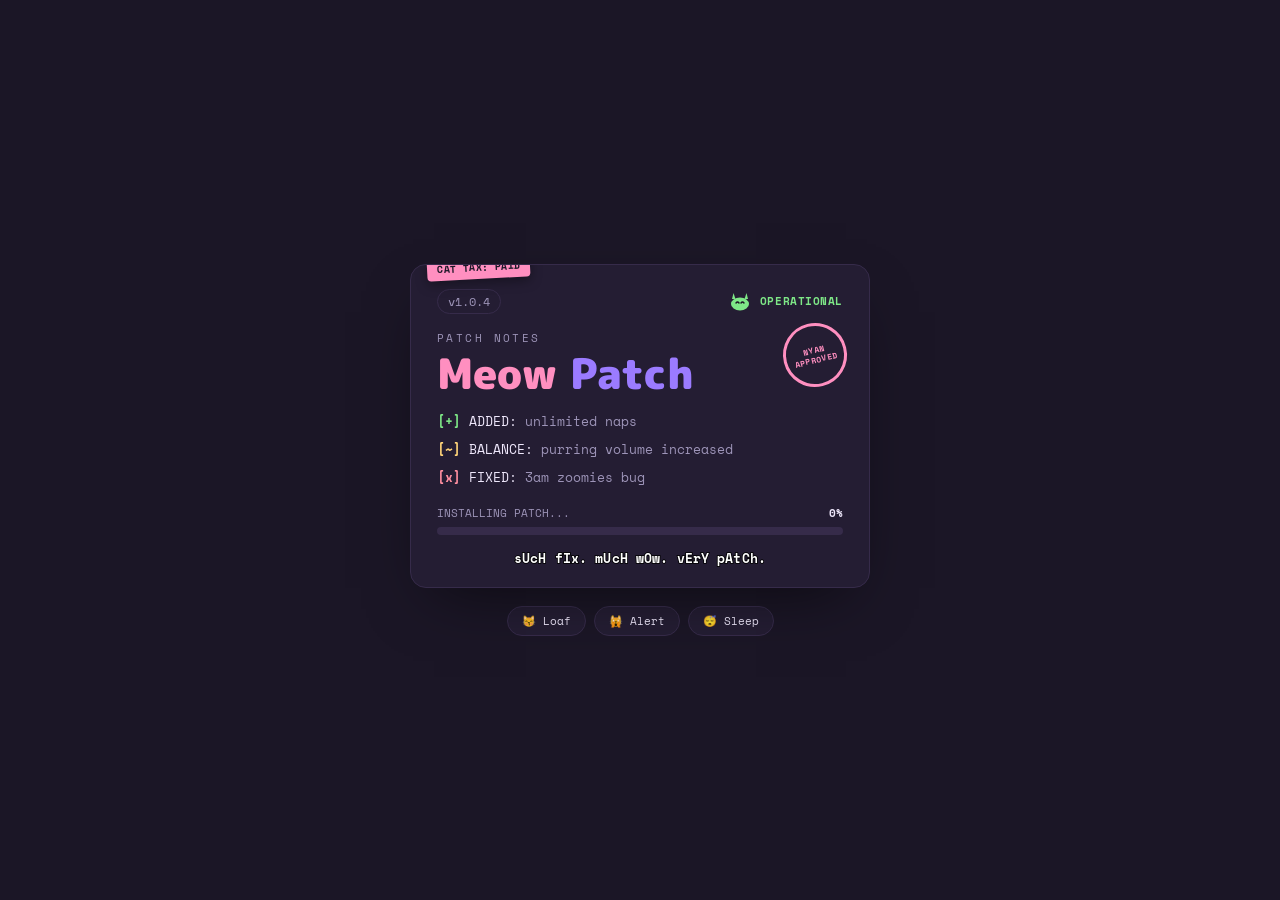
<file: logo/meow-patch.html>
<!doctype html>
<html lang="ja">
<head>
<meta charset="UTF-8">
<title>Meow Patch — logo</title>
<link rel="stylesheet" href="../meow-patch.css">
<style>
  @font-face { font-family:'SpaceMono'; font-weight:400; font-display:swap; src:url([data-uri]) format('woff2'); }
  @font-face { font-family:'SpaceMono'; font-weight:700; font-display:swap; src:url([data-uri]) format('woff2'); }
  @font-face { font-family:'MPlusRounded'; font-weight:900; font-display:swap; src:url([data-uri]) format('woff2'); }

  :root {
    --bg: #1b1626;
    --panel: #241d33;
    --line: #362b4a;
    --pink: #ff8fc0;
    --violet: #9b7bff;
    --green: #7ee787;
    --yellow: #ffd479;
    --red: #ff8fa0;
    --ink: #eee7fb;
    --sub: #9d94b8;
  }
  * { box-sizing: border-box; }
  html, body { margin:0; padding:0; }
  body {
    min-height: 100vh; background: var(--bg);
    display:flex; flex-direction:column; align-items:center; justify-content:center;
    font-family: 'SpaceMono', monospace; color: var(--ink);
  }
  .card {
    position: relative;
    width: min(94vw, 460px);
    background: var(--panel);
    border: 1px solid var(--line);
    border-radius: 16px;
    padding: 24px 26px 22px;
    box-shadow: 0 24px 60px -24px rgba(0,0,0,0.6);
  }

  .top-row { display:flex; align-items:center; justify-content:space-between; margin-bottom: 16px; opacity:0; }
  .version { font-size: 12px; color: var(--sub); border:1px solid var(--line); border-radius:999px; padding:3px 10px; }
  .live { display:flex; align-items:center; gap:6px; font-size:11px; color: var(--green); letter-spacing:.05em; }
  .live .dot { width:6px; height:6px; border-radius:50%; background:var(--green); box-shadow:0 0 6px var(--green); animation: blink 1.4s ease-in-out infinite; }

  .eyebrow { font-size: 11px; letter-spacing: 0.22em; color: var(--sub); margin-bottom: 6px; opacity:0; }

  .title {
    font-family:'MPlusRounded'; font-weight:900;
    font-size: clamp(30px, 8vw, 42px); line-height:1;
    margin: 0 0 18px; transform: scale(0.6); opacity:0;
  }
  .title .m { color: var(--pink); }
  .title .p { color: var(--violet); }

  .stamp {
    position:absolute; top:58px; right:22px;
    width:64px; height:64px; border-radius:50%;
    border: 3px solid var(--pink);
    display:flex; align-items:center; justify-content:center;
    transform: rotate(-14deg) scale(0);
    opacity: 0;
  }
  .stamp span {
    font-family:'SpaceMono'; font-weight:700; font-size:8px; letter-spacing:.06em;
    color: var(--pink); text-align:center; line-height:1.3;
  }

  .notes { display:flex; flex-direction:column; gap:9px; margin-bottom: 18px; }
  .note { display:flex; gap:8px; font-size:12.5px; opacity:0; transform: translateX(-8px); }
  .note .tag { flex-shrink:0; font-weight:700; }
  .note.add .tag { color: var(--green); }
  .note.balance .tag { color: var(--yellow); }
  .note.fix .tag { color: var(--red); }
  .note .body { color: var(--ink); }
  .note .body b { color: var(--sub); font-weight:400; }

  .progress-wrap { opacity:0; }
  .progress-label { display:flex; justify-content:space-between; font-size:11px; color: var(--sub); margin-bottom:6px; }
  .progress-label b { color: var(--ink); font-variant-numeric: tabular-nums; }
  .bar-track { height:8px; border-radius:4px; background: var(--line); overflow:hidden; }
  .bar-fill { height:100%; width:0%; border-radius:4px; background: linear-gradient(90deg, var(--pink), var(--violet)); }

  @media (prefers-reduced-motion: reduce) {
    * { animation: none !important; }
    .top-row, .eyebrow, .title, .stamp, .note, .progress-wrap { opacity:1 !important; transform:none !important; }
    .bar-fill { width: 100% !important; }
  }
  @media (prefers-reduced-motion: no-preference) {
    .top-row { animation: fade .4s .1s forwards; }
    .eyebrow { animation: fade .4s .3s forwards; }
    .title { animation: pop .5s .45s cubic-bezier(.34,1.56,.64,1) forwards; }
    .stamp { animation: stamp-in .45s .95s cubic-bezier(.34,1.56,.64,1) forwards; }
    .note { animation: slide-in .4s cubic-bezier(.2,.8,.2,1) forwards; }
    .note:nth-child(1){ animation-delay: 1.25s; }
    .note:nth-child(2){ animation-delay: 1.4s; }
    .note:nth-child(3){ animation-delay: 1.55s; }
    .progress-wrap { animation: fade .4s 1.8s forwards; }
  }
  @keyframes fade { to { opacity:1; } }
  @keyframes pop { to { opacity:1; transform: scale(1); } }
  @keyframes stamp-in { to { opacity:1; transform: rotate(-14deg) scale(1); } }
  @keyframes slide-in { to { opacity:1; transform: translateX(0); } }
  @keyframes blink { 0%,100%{opacity:1} 50%{opacity:.3} }
</style>
</head>
<body>
<div class="card meow-pawswipe">
  <span class="meow-tax" style="right:auto; left:16px;">CAT TAX: PAID</span>

  <div class="top-row">
    <span class="version">v1.0.4</span>
    <span class="meow-status" data-mood="loaf" id="moodStatus">
      <svg viewBox="0 0 24 24">
        <g class="pose pose-loaf">
          <ellipse cx="12" cy="15" rx="9" ry="6.5"/>
          <polygon points="4,10 7.5,10 5.5,4"/>
          <polygon points="20,10 16.5,10 18.5,4"/>
          <path d="M8,14 q1.5,-2 3,0" stroke="#1b1626" stroke-width="1.4" fill="none" stroke-linecap="round"/>
          <path d="M13,14 q1.5,-2 3,0" stroke="#1b1626" stroke-width="1.4" fill="none" stroke-linecap="round"/>
        </g>
        <g class="pose pose-alert">
          <path d="M3,21 Q6,5 12,10 Q18,5 21,21 Z"/>
          <polygon points="4,8 7,8 4.5,1"/>
          <polygon points="20,8 17,8 19.5,1"/>
          <circle cx="9" cy="14" r="1.8" fill="#1b1626"/>
          <circle cx="15" cy="14" r="1.8" fill="#1b1626"/>
        </g>
        <g class="pose pose-sleep">
          <path d="M2,15 Q12,21 22,15 Q12,9 2,15 Z"/>
          <path d="M7,14 h3" stroke="#1b1626" stroke-width="1.4" stroke-linecap="round"/>
          <path d="M14,14 h3" stroke="#1b1626" stroke-width="1.4" stroke-linecap="round"/>
          <text class="zzz" x="17" y="7" font-size="6">z</text>
          <text class="zzz" x="20" y="3" font-size="5">z</text>
        </g>
      </svg>
      <span class="label" id="moodLabel">OPERATIONAL</span>
    </span>
  </div>

  <div class="eyebrow">PATCH NOTES</div>
  <h1 class="title"><span class="m">Meow</span> <span class="p">Patch</span></h1>

  <div class="stamp"><span>NYAN<br>APPROVED</span></div>

  <div class="notes">
    <div class="note add"><span class="tag">[+]</span><span class="body">ADDED: <b>unlimited naps</b></span></div>
    <div class="note balance"><span class="tag">[~]</span><span class="body">BALANCE: <b>purring volume increased</b></span></div>
    <div class="note fix"><span class="tag">[x]</span><span class="body">FIXED: <b>3am zoomies bug</b></span></div>
  </div>

  <div class="progress-wrap">
    <div class="progress-label"><span id="progLabel">INSTALLING PATCH...</span><b id="progVal">0%</b></div>
    <div class="bar-track"><div class="bar-fill" id="barFill"></div></div>
  </div>

  <p class="meow-caption mock" style="font-size:13px; margin-top:16px;">sUcH fIx. mUcH wOw. vErY pAtCh.</p>
</div>

<div class="mood-demo" style="display:flex; gap:8px; justify-content:center; margin-top:18px;">
  <button data-set-mood="loaf" class="mood-btn">😽 Loaf</button>
  <button data-set-mood="alert" class="mood-btn">🙀 Alert</button>
  <button data-set-mood="sleep" class="mood-btn">😴 Sleep</button>
</div>
<style>
  .mood-btn {
    font-family: 'SpaceMono', monospace; font-size: 11px;
    background: var(--panel); color: var(--ink); border: 1px solid var(--line);
    border-radius: 999px; padding: 6px 14px; cursor: pointer;
  }
  .mood-btn:hover { border-color: var(--pink); }
</style>

<script>
  const bar = document.getElementById('barFill');
  const val = document.getElementById('progVal');
  const label = document.getElementById('progLabel');
  function runInstall(){
    let p = 0;
    label.textContent = 'INSTALLING PATCH...';
    const timer = setInterval(()=>{
      p += 3 + Math.random()*4;
      if (p >= 100) {
        p = 100;
        clearInterval(timer);
        bar.style.width = '100%';
        val.textContent = '100%';
        label.textContent = 'READY TO PLAY';
        setTimeout(runInstall, 3200);
        return;
      }
      bar.style.width = p + '%';
      val.textContent = Math.floor(p) + '%';
    }, 90);
  }
  setTimeout(runInstall, 2200);

  const moodLabels = { loaf: 'OPERATIONAL', alert: 'INCIDENT', sleep: 'MAINTENANCE' };
  const moodStatus = document.getElementById('moodStatus');
  const moodLabel = document.getElementById('moodLabel');
  document.querySelectorAll('[data-set-mood]').forEach((btn) => {
    btn.addEventListener('click', () => {
      const mood = btn.dataset.setMood;
      moodStatus.dataset.mood = mood;
      moodLabel.textContent = moodLabels[mood];
    });
  });
</script>
</body>
</html>
</file>
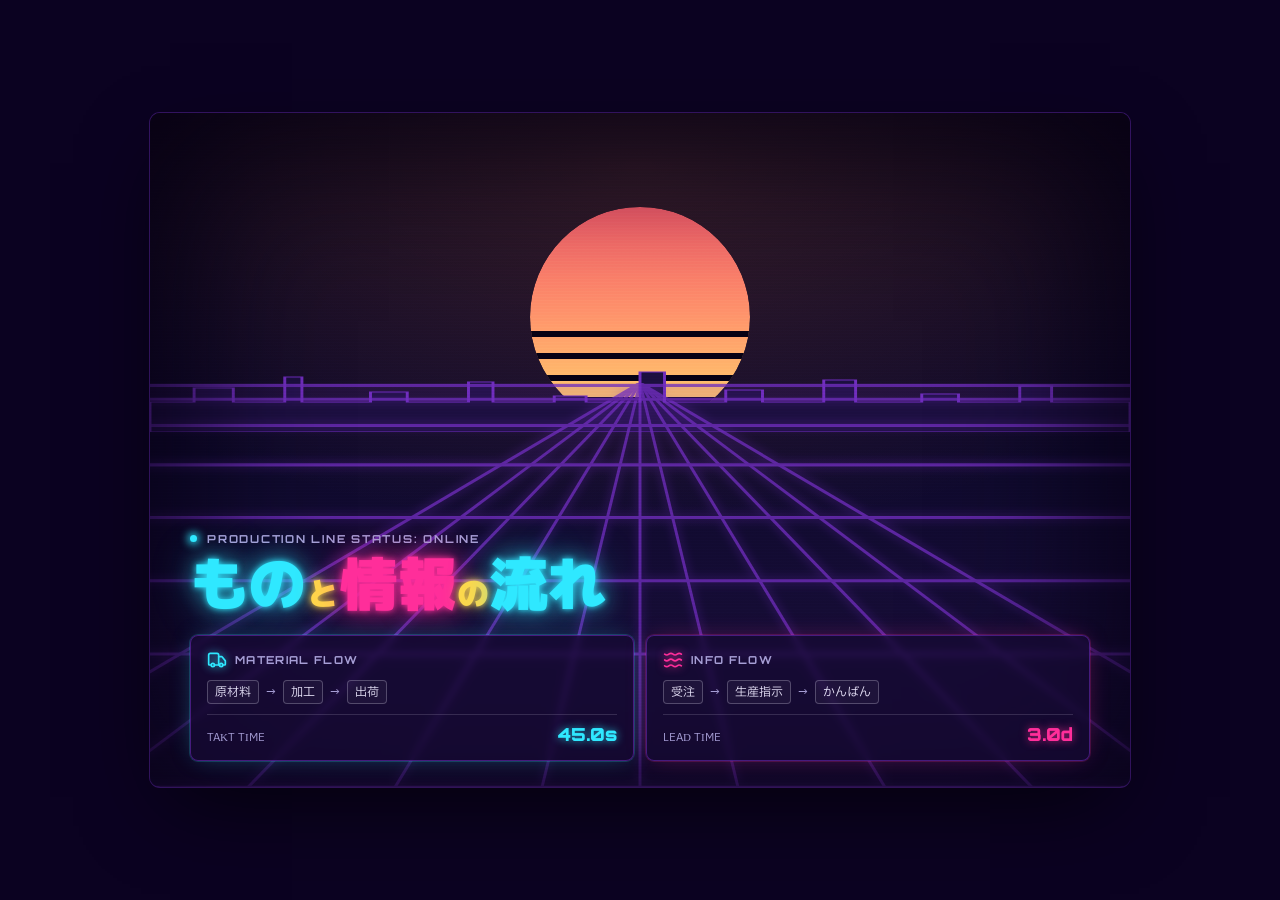
<file: logo/neon-factory-flow.html>
<!doctype html>
<html lang="ja">
<head>
<meta charset="UTF-8">
<title>ものと情報の流れ — NEON FACTORY</title>
<style>
  @font-face { font-family:'Plex JP'; font-weight:400; font-display:swap; src:url([data-uri]) format('woff2'); }
  @font-face { font-family:'Plex JP'; font-weight:600; font-display:swap; src:url([data-uri]) format('woff2'); }
  @font-face { font-family:'MPlus Black'; font-weight:900; font-display:swap; src:url([data-uri]) format('woff2'); }
  @font-face { font-family:'Orbitron'; font-weight:700; font-display:swap; src:url([data-uri]) format('woff2'); }
  @font-face { font-family:'Orbitron'; font-weight:900; font-display:swap; src:url([data-uri]) format('woff2'); }

  :root {
    --void: #0b0221;
    --void-deep: #060114;
    --panel: rgba(23, 11, 52, 0.72);
    --cyan: #2fe8ff;
    --magenta: #ff2e9a;
    --yellow: #ffd84a;
    --ink: #eeeaff;
    --ink-soft: #a79fd6;
    --grid-line: #6f2dbd;
    --sun-top: #ff5f6d;
    --sun-mid: #ff8f6b;
    --sun-bottom: #ffd66b;
  }
  /* このデザインは80年代シンセウェイブ/近未来工場の世界観に一意にコミットしているため単一テーマ */

  * { box-sizing: border-box; }
  html, body { margin: 0; padding: 0; }
  body {
    min-height: 100vh;
    background: var(--void);
    color: var(--ink);
    font-family: 'Plex JP', sans-serif;
    display: flex; align-items: center; justify-content: center;
    overflow: hidden;
    position: relative;
  }

  .stage {
    position: relative;
    width: 100%;
    max-width: 980px;
    aspect-ratio: 16 / 11;
    margin: 24px;
    border-radius: 10px;
    overflow: hidden;
    background:
      radial-gradient(ellipse 120% 90% at 50% 8%, rgba(255,143,107,0.18), transparent 60%),
      linear-gradient(180deg, var(--void-deep) 0%, #100a2e 55%, #1c0f3f 100%);
    box-shadow: 0 0 0 1px rgba(111,45,189,0.4), 0 30px 80px -20px rgba(0,0,0,0.7);
  }

  /* 地平線の太陽 */
  .sun-wrap { position:absolute; left:50%; top:14%; width:220px; height:220px; transform:translateX(-50%); overflow:hidden; border-radius:50%; opacity:0; }
  .sun { position:absolute; inset:0; border-radius:50%; background: linear-gradient(180deg, var(--sun-top) 0%, var(--sun-mid) 45%, var(--sun-bottom) 100%); }
  .sun-stripe { position:absolute; left:0; right:0; height:6px; background: var(--void-deep); }

  /* 低ポリ工場シルエット */
  .skyline { position:absolute; left:0; right:0; top:37%; height:70px; opacity:0; }
  .skyline svg { width:100%; height:100%; display:block; }

  /* パースの床グリッド(収束線を明示したSVG) */
  .floor { position:absolute; left:0; right:0; bottom:0; top:40%; overflow:hidden; opacity:0; }
  .floor svg { width:100%; height:100%; display:block; }
  .floor .grid-line { stroke: var(--grid-line); stroke-width: 1.2; opacity: 0.75; }
  .floor .grid-glow { stroke: var(--grid-line); stroke-width: 3; opacity: 0.25; filter: blur(2px); }
  .floor .h-line { animation: h-glow 2.4s ease-in-out infinite; }
  @keyframes h-glow { 0%,100%{opacity:.75} 50%{opacity:.4} }

  /* スキャンライン(CRT質感) */
  .scanlines {
    position:absolute; inset:0; pointer-events:none; mix-blend-mode: overlay;
    background: repeating-linear-gradient(0deg, rgba(255,255,255,0.06) 0 1px, transparent 1px 3px);
    opacity: .5;
  }
  .vignette { position:absolute; inset:0; pointer-events:none; box-shadow: inset 0 0 140px 40px rgba(6,1,20,0.85); }

  /* コンテンツ */
  .content { position:relative; z-index:2; height:100%; display:flex; flex-direction:column; justify-content:flex-end; padding: 22px clamp(18px,4vw,40px) 26px; }

  .hud-row { display:flex; align-items:center; gap:10px; margin-bottom: 8px; opacity:0; }
  .dot { width:7px; height:7px; border-radius:50%; background: var(--cyan); box-shadow: 0 0 8px 2px var(--cyan); animation: blink 1.6s ease-in-out infinite; }
  .hud-label { font-family:'Orbitron'; font-weight:700; font-size: 11px; letter-spacing:.16em; color: var(--ink-soft); }
  @keyframes blink { 0%,100%{opacity:1} 50%{opacity:.3} }

  .title {
    font-family: 'MPlus Black'; font-weight:900;
    font-size: clamp(34px, 6.6vw, 58px); line-height:1.05;
    margin: 0 0 20px; text-wrap: balance;
    opacity: 0;
  }
  .t-mono { color: var(--cyan); text-shadow: 0 0 6px var(--cyan), 0 0 22px rgba(47,232,255,0.65), 0 0 46px rgba(47,232,255,0.35); }
  .t-info { color: var(--magenta); text-shadow: 0 0 6px var(--magenta), 0 0 22px rgba(255,46,154,0.65), 0 0 46px rgba(255,46,154,0.35); }
  .t-conn { color: var(--yellow); font-size:.55em; margin:0 1px; text-shadow: 0 0 6px var(--yellow), 0 0 16px rgba(255,216,74,0.6); }

  .panels { display:grid; grid-template-columns: 1fr 1fr; gap: 12px; }
  @media (max-width: 640px) { .panels { grid-template-columns: 1fr; } }

  .panel {
    position: relative;
    background: var(--panel);
    border: 1px solid rgba(111,45,189,0.55);
    border-radius: 8px;
    padding: 14px 16px;
    backdrop-filter: blur(3px);
    opacity: 0;
  }
  .panel.material { box-shadow: 0 0 0 1px rgba(47,232,255,0.18), 0 0 24px -6px rgba(47,232,255,0.35); }
  .panel.info { box-shadow: 0 0 0 1px rgba(255,46,154,0.18), 0 0 24px -6px rgba(255,46,154,0.35); }

  .panel-head { display:flex; align-items:center; gap:8px; margin-bottom: 10px; }
  .panel-icon { width:20px; height:20px; flex-shrink:0; }
  .panel.material .panel-icon { color: var(--cyan); filter: drop-shadow(0 0 4px rgba(47,232,255,0.8)); }
  .panel.info .panel-icon { color: var(--magenta); filter: drop-shadow(0 0 4px rgba(255,46,154,0.8)); }
  .panel-icon svg { width:100%; height:100%; fill:none; stroke:currentColor; stroke-width:2; stroke-linecap:round; stroke-linejoin:round; }
  .panel-name { font-family:'Orbitron'; font-weight:700; font-size:11px; letter-spacing:.12em; color: var(--ink-soft); }

  .steps { display:flex; align-items:center; flex-wrap:wrap; gap:6px; font-family:'Plex JP'; font-weight:500; font-size:12px; color: var(--ink); margin-bottom: 10px; }
  .steps .chip { border:1px solid rgba(238,234,255,0.25); border-radius:4px; padding:2px 7px; background:rgba(238,234,255,0.04); }
  .steps .arrow { color: var(--ink-soft); }

  .metric { display:flex; align-items:baseline; justify-content:space-between; border-top:1px solid rgba(238,234,255,0.15); padding-top:8px; }
  .metric .name { font-family:'Plex JP'; font-size:11px; color: var(--ink-soft); }
  .metric .value { font-family:'Orbitron'; font-weight:900; font-size:18px; font-variant-numeric: tabular-nums; }
  .panel.material .metric .value { color: var(--cyan); text-shadow: 0 0 8px rgba(47,232,255,0.7); }
  .panel.info .metric .value { color: var(--magenta); text-shadow: 0 0 8px rgba(255,46,154,0.7); }

  @media (prefers-reduced-motion: reduce) {
    .floor-grid { animation: none; }
    .dot { animation: none; }
    .sun-wrap, .skyline, .floor, .hud-row, .title, .panel { opacity: 1 !important; }
  }
  @media (prefers-reduced-motion: no-preference) {
    .sun-wrap { animation: rise 1.1s .1s cubic-bezier(.2,.8,.2,1) forwards; }
    .skyline { animation: fade-in .8s .5s ease forwards; }
    .floor { animation: fade-in 1s .3s ease forwards; }
    .hud-row { animation: fade-in .5s .9s ease forwards; }
    .title { animation: flicker-in 1s 1.1s steps(1) forwards; }
    .panel.material { animation: rise-in .6s 1.9s cubic-bezier(.2,.8,.2,1) forwards; }
    .panel.info { animation: rise-in .6s 2.1s cubic-bezier(.2,.8,.2,1) forwards; }
  }
  @keyframes rise { from{opacity:0; transform:translate(-50%,14px)} to{opacity:1; transform:translate(-50%,0)} }
  @keyframes fade-in { to { opacity:1; } }
  @keyframes rise-in { from{opacity:0; transform:translateY(10px);} to{opacity:1; transform:translateY(0);} }
  @keyframes flicker-in {
    0% { opacity:0; }
    8% { opacity:1; } 12% { opacity:.2; } 16% { opacity:1; }
    22% { opacity:.3; } 26% { opacity:1; }
    100% { opacity:1; }
  }
</style>
</head>
<body>
<div class="stage">
  <div class="sun-wrap">
    <div class="sun"></div>
    <div class="sun-stripe" style="top:56%"></div>
    <div class="sun-stripe" style="top:66%"></div>
    <div class="sun-stripe" style="top:76%"></div>
    <div class="sun-stripe" style="top:86%"></div>
  </div>

  <div class="skyline">
    <svg viewBox="0 0 400 70" preserveAspectRatio="none">
      <polygon points="0,70 0,40 18,40 18,26 34,26 34,40 55,40 55,15 62,15 62,40 90,40 90,30 105,30 105,40 130,40 130,20 140,20 140,40 165,40 165,34 178,34 178,40 200,40 200,10 210,10 210,40 235,40 235,28 250,28 250,40 275,40 275,18 288,18 288,40 315,40 315,32 330,32 330,40 355,40 355,24 368,24 368,40 400,40 400,70"
        fill="#1c0f3f" stroke="#6f2dbd" stroke-width="1.2"/>
    </svg>
  </div>

  <div class="floor">
    <svg viewBox="0 0 400 160" preserveAspectRatio="none">
      <g class="grid-glow">
        <line x1="200" y1="0" x2="-80" y2="160"/><line x1="200" y1="0" x2="-20" y2="160"/>
        <line x1="200" y1="0" x2="40" y2="160"/><line x1="200" y1="0" x2="100" y2="160"/>
        <line x1="200" y1="0" x2="160" y2="160"/><line x1="200" y1="0" x2="200" y2="160"/>
        <line x1="200" y1="0" x2="240" y2="160"/><line x1="200" y1="0" x2="300" y2="160"/>
        <line x1="200" y1="0" x2="360" y2="160"/><line x1="200" y1="0" x2="420" y2="160"/>
        <line x1="200" y1="0" x2="480" y2="160"/>
        <line class="h-line" x1="-100" y1="1" x2="500" y2="1"/>
        <line class="h-line" x1="-100" y1="6.4" x2="500" y2="6.4"/>
        <line class="h-line" x1="-100" y1="16.8" x2="500" y2="16.8"/>
        <line class="h-line" x1="-100" y1="32.4" x2="500" y2="32.4"/>
        <line class="h-line" x1="-100" y1="53.2" x2="500" y2="53.2"/>
        <line class="h-line" x1="-100" y1="78.3" x2="500" y2="78.3"/>
        <line class="h-line" x1="-100" y1="107.3" x2="500" y2="107.3"/>
        <line class="h-line" x1="-100" y1="160" x2="500" y2="160"/>
      </g>
      <g class="grid-line">
        <line x1="200" y1="0" x2="-80" y2="160"/><line x1="200" y1="0" x2="-20" y2="160"/>
        <line x1="200" y1="0" x2="40" y2="160"/><line x1="200" y1="0" x2="100" y2="160"/>
        <line x1="200" y1="0" x2="160" y2="160"/><line x1="200" y1="0" x2="200" y2="160"/>
        <line x1="200" y1="0" x2="240" y2="160"/><line x1="200" y1="0" x2="300" y2="160"/>
        <line x1="200" y1="0" x2="360" y2="160"/><line x1="200" y1="0" x2="420" y2="160"/>
        <line x1="200" y1="0" x2="480" y2="160"/>
        <line class="h-line" x1="-100" y1="1" x2="500" y2="1"/>
        <line class="h-line" x1="-100" y1="6.4" x2="500" y2="6.4"/>
        <line class="h-line" x1="-100" y1="16.8" x2="500" y2="16.8"/>
        <line class="h-line" x1="-100" y1="32.4" x2="500" y2="32.4"/>
        <line class="h-line" x1="-100" y1="53.2" x2="500" y2="53.2"/>
        <line class="h-line" x1="-100" y1="78.3" x2="500" y2="78.3"/>
        <line class="h-line" x1="-100" y1="107.3" x2="500" y2="107.3"/>
        <line class="h-line" x1="-100" y1="160" x2="500" y2="160"/>
      </g>
    </svg>
  </div>
  <div class="scanlines"></div>
  <div class="vignette"></div>

  <div class="content">
    <div class="hud-row">
      <span class="dot"></span>
      <span class="hud-label">PRODUCTION LINE STATUS: ONLINE</span>
    </div>

    <h1 class="title">
      <span class="t-mono">もの</span><span class="t-conn">と</span><span class="t-info">情報</span><span class="t-conn">の</span><span class="t-mono">流れ</span>
    </h1>

    <div class="panels">
      <div class="panel material">
        <div class="panel-head">
          <span class="panel-icon"><svg viewBox="0 0 24 24"><path d="M14 18V6a2 2 0 0 0-2-2H4a2 2 0 0 0-2 2v11a1 1 0 0 0 1 1h2"/><path d="M15 18H9"/><path d="M19 18h2a1 1 0 0 0 1-1v-3.65a1 1 0 0 0-.22-.624l-3.48-4.35A1 1 0 0 0 17.52 8H14"/><circle cx="17" cy="18" r="2"/><circle cx="7" cy="18" r="2"/></svg></span>
          <span class="panel-name">MATERIAL FLOW</span>
        </div>
        <div class="steps">
          <span class="chip">原材料</span><span class="arrow">→</span>
          <span class="chip">加工</span><span class="arrow">→</span>
          <span class="chip">出荷</span>
        </div>
        <div class="metric"><span class="name">TAKT TIME</span><span class="value">45.0s</span></div>
      </div>

      <div class="panel info">
        <div class="panel-head">
          <span class="panel-icon"><svg viewBox="0 0 24 24"><path d="M2 12q2.5 2 5 0t5 0 5 0 5 0"/><path d="M2 19q2.5 2 5 0t5 0 5 0 5 0"/><path d="M2 5q2.5 2 5 0t5 0 5 0 5 0"/></svg></span>
          <span class="panel-name">INFO FLOW</span>
        </div>
        <div class="steps">
          <span class="chip">受注</span><span class="arrow">→</span>
          <span class="chip">生産指示</span><span class="arrow">→</span>
          <span class="chip">かんばん</span>
        </div>
        <div class="metric"><span class="name">LEAD TIME</span><span class="value">3.0d</span></div>
      </div>
    </div>
  </div>
</div>
</body>
</html>
</file>
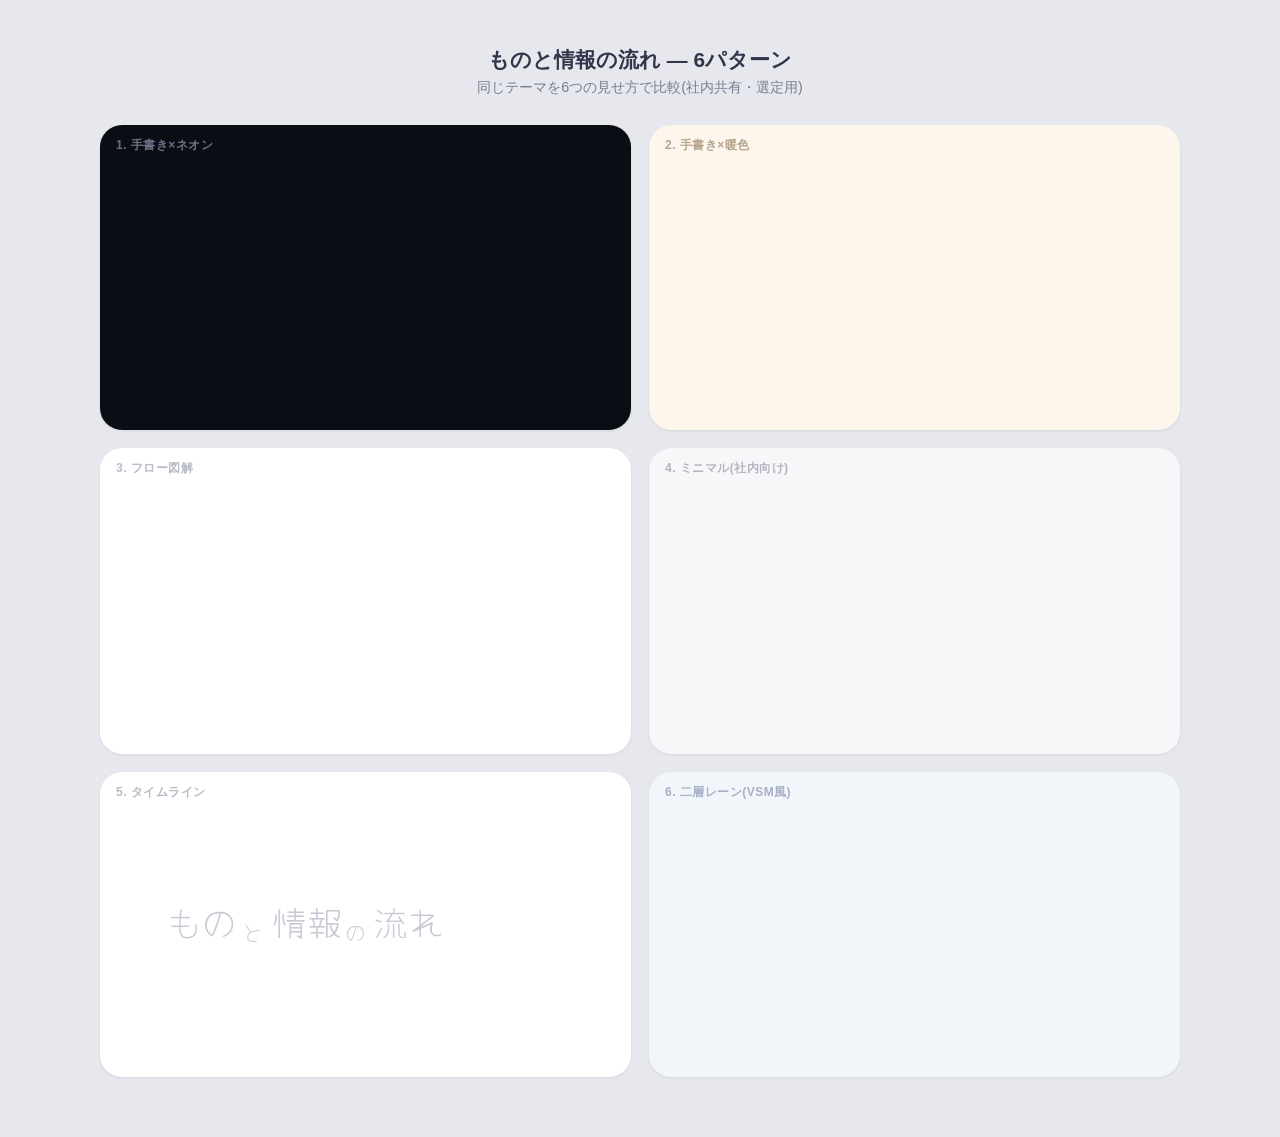
<file: logo/six-patterns-yomogi.html>
<!doctype html>
<html lang="ja">
<head>
<meta charset="UTF-8">
<meta name="viewport" content="width=device-width, initial-scale=1.0">
<title>ものと情報の流れ — 6パターン比較(Yomogiフォント)</title>
<style>
  @font-face {
    font-family: 'Yomogi';
    src: url('../fonts/Yomogi-Regular.ttf') format('truetype');
    font-display: swap;
  }
  :root {
    --blue: #3b82f6;
    --red: #ef4444;
    --yellow: #eab308;
  }
  * { box-sizing: border-box; }
  body {
    margin: 0;
    background: #e7e8ee;
    font-family: -apple-system, BlinkMacSystemFont, "Hiragino Sans", sans-serif;
    padding: 32px 20px 60px;
  }
  h1 { text-align: center; font-size: 1.3rem; color: #33364a; margin-bottom: 4px; }
  p.lead { text-align: center; color: #7a7d92; font-size: 0.9rem; margin-top: 0; margin-bottom: 28px; }
  .grid {
    display: grid;
    grid-template-columns: repeat(2, 1fr);
    gap: 18px;
    max-width: 1080px;
    margin: 0 auto;
  }
  @media (max-width: 720px) { .grid { grid-template-columns: 1fr; } }
  .card {
    position: relative;
    border-radius: 22px;
    overflow: hidden;
    aspect-ratio: 16 / 9.2;
    display: flex;
    align-items: center;
    justify-content: center;
    box-shadow: 0 1px 3px rgba(20,20,30,0.08);
  }
  .card svg { width: 88%; height: auto; overflow: visible; }
  .label {
    position: absolute; top: 12px; left: 16px;
    font-size: 12px; letter-spacing: 0.04em; font-weight: 600;
  }
  text { font-family: 'Yomogi', "Hiragino Maru Gothic ProN", sans-serif; font-weight: 400; }
  .flow-dot { animation: dot-travel linear infinite; }
  @keyframes dot-travel { from { offset-distance: 0%; } to { offset-distance: 100%; } }

  /* ============ Pattern 1: 手書き×ネオン(ダーク) ============ */
  .c1 { background: #0b0d14; }
  .c1 .label { color: #6b7086; }
  .p1-mono, .p1-joho { filter: blur(5px); opacity: 0; }
  .p1-mono { fill: var(--blue); animation: p1-settle-mono 6s infinite; }
  .p1-joho { fill: var(--red); animation: p1-settle-joho 6s infinite; }
  @keyframes p1-settle-mono {
    0%,15% { opacity:0; filter:blur(5px); transform:translate(-5px,3px) rotate(-4deg); }
    17% { opacity:.6; filter:blur(2px); transform:translate(3px,-2px) rotate(3deg); }
    19%,84% { opacity:1; filter:blur(0); transform:translate(0,0) rotate(0); }
    92%,100% { opacity:0; filter:blur(2px); transform:translate(0,3px) rotate(1deg); }
  }
  @keyframes p1-settle-joho {
    0%,21% { opacity:0; filter:blur(5px); transform:translate(-5px,3px) rotate(-4deg); }
    23% { opacity:.6; filter:blur(2px); transform:translate(3px,-2px) rotate(3deg); }
    25%,84% { opacity:1; filter:blur(0); transform:translate(0,0) rotate(0); }
    92%,100% { opacity:0; filter:blur(2px); transform:translate(0,3px) rotate(1deg); }
  }
  .p1-to, .p1-no, .p1-nagare { stroke:#11131a; stroke-width:1.1; paint-order:stroke fill; opacity:0; }
  .p1-to, .p1-no { animation: p1-out-y 6s infinite; }
  .p1-nagare { animation: p1-out-b 6s infinite; }
  @keyframes p1-out-y {
    0%,27% { opacity:0; fill:#fff; }
    30% { opacity:1; fill:#fff; }
    35%,84% { opacity:1; fill:var(--yellow); }
    92%,100% { opacity:0; fill:var(--yellow); }
  }
  @keyframes p1-out-b {
    0%,27% { opacity:0; fill:#fff; }
    30% { opacity:1; fill:#fff; }
    35%,84% { opacity:1; fill:var(--blue); }
    92%,100% { opacity:0; fill:var(--blue); }
  }
  .p1-truck > * { fill:none; stroke:var(--blue); stroke-width:2.4; stroke-linecap:round; stroke-linejoin:round; stroke-dasharray:100; stroke-dashoffset:100; opacity:0; animation:p1-truck-draw 6s infinite; }
  @keyframes p1-truck-draw { 0%,16%{stroke-dashoffset:100;opacity:0;} 22%{stroke-dashoffset:0;opacity:1;} 84%{stroke-dashoffset:0;opacity:1;} 92%,100%{stroke-dashoffset:0;opacity:0;} }
  .p1-wave > * { fill:none; stroke:var(--red); stroke-width:2; stroke-linecap:round; stroke-dasharray:100; stroke-dashoffset:100; opacity:0; animation:p1-wave-draw 6s infinite; }
  @keyframes p1-wave-draw { 0%,20%{stroke-dashoffset:100;opacity:0;} 26%{stroke-dashoffset:0;opacity:1;} 84%{stroke-dashoffset:0;opacity:1;} 92%,100%{stroke-dashoffset:0;opacity:0;} }
  .p1-swoosh { fill:none; stroke:#cbd0dc; stroke-width:2; stroke-linecap:round; stroke-dasharray:100; stroke-dashoffset:100; opacity:0; animation:p1-swoosh-draw 6s infinite; }
  @keyframes p1-swoosh-draw { 0%,27%{stroke-dashoffset:100;opacity:0;} 33%{stroke-dashoffset:0;opacity:1;} 40%,100%{stroke-dashoffset:0;opacity:0;} }

  /* ============ Pattern 2: 手書き×暖色(クリーム) ============ */
  .c2 { background: #fdf6ec; }
  .c2 .label { color: #b6a58e; }
  .p2-ink { --ink:#4a4038; }
  .p2-arc { fill:none; stroke:#4a4038; stroke-width:2; stroke-linecap:round; stroke-dasharray:100; stroke-dashoffset:100; opacity:0; animation:p2-frame 6s infinite; }
  .p2-whisker { stroke:#4a4038; stroke-width:1.6; stroke-linecap:round; opacity:0; transform-origin:center; animation:p2-pop 6s infinite; }
  @keyframes p2-frame { 0%,19%{stroke-dashoffset:100;opacity:0;} 25%{stroke-dashoffset:0;opacity:.7;} 84%{stroke-dashoffset:0;opacity:.7;} 92%,100%{stroke-dashoffset:0;opacity:0;} }
  @keyframes p2-pop { 0%,19%{opacity:0;transform:scale(.4);} 25%{opacity:.7;transform:scale(1.1);} 27%,84%{opacity:.7;transform:scale(1);} 92%,100%{opacity:0;transform:scale(.4);} }
  .p2-flower { opacity:0; animation:p2-flower-in 6s infinite; transform-origin:center; }
  @keyframes p2-flower-in { 0%,27%{opacity:0;transform:scale(.5) rotate(-20deg);} 31%{opacity:1;transform:scale(1) rotate(0);} 31%,84%{opacity:1;} 92%,100%{opacity:0;} }
  .p2-flower g { animation: p2-sway 2.2s ease-in-out infinite; transform-origin:center; }
  @keyframes p2-sway { 0%,100%{transform:rotate(-4deg);} 50%{transform:rotate(4deg);} }
  .p2-mono, .p2-joho { filter:blur(5px); opacity:0; }
  .p2-mono { fill:#5b7fd6; animation:p1-settle-mono 6s infinite; }
  .p2-joho { fill:#e8695a; animation:p1-settle-joho 6s infinite; }
  .p2-to, .p2-no, .p2-nagare { stroke:#4a4038; stroke-width:1.1; paint-order:stroke fill; opacity:0; }
  .p2-to, .p2-no { animation:p2-out-y 6s infinite; }
  .p2-nagare { animation:p2-out-b 6s infinite; }
  @keyframes p2-out-y { 0%,27%{opacity:0;fill:#fffaf1;} 30%{opacity:1;fill:#fffaf1;} 35%,84%{opacity:1;fill:#dda029;} 92%,100%{opacity:0;fill:#dda029;} }
  @keyframes p2-out-b { 0%,27%{opacity:0;fill:#fffaf1;} 30%{opacity:1;fill:#fffaf1;} 35%,84%{opacity:1;fill:#5b7fd6;} 92%,100%{opacity:0;fill:#5b7fd6;} }
  .p2-truck > * { fill:none; stroke:#5b7fd6; stroke-width:2.2; stroke-linecap:round; stroke-linejoin:round; stroke-dasharray:100; stroke-dashoffset:100; opacity:0; animation:p1-truck-draw 6s infinite; }
  .p2-wave > * { fill:none; stroke:#e8695a; stroke-width:1.8; stroke-linecap:round; stroke-dasharray:100; stroke-dashoffset:100; opacity:0; animation:p1-wave-draw 6s infinite; }

  /* ============ Pattern 3: フロー図解(矢印で一本道) ============ */
  .c3 { background: #ffffff; }
  .c3 .label { color: #b9bcc8; }
  .p3-el { opacity:0; }
  .p3-1 { animation: p3-a 6s infinite; }
  .p3-2 { animation: p3-b 6s infinite; }
  .p3-3 { animation: p3-c 6s infinite; }
  .p3-4 { animation: p3-d 6s infinite; }
  .p3-5 { animation: p3-e 6s infinite; }
  .p3-6 { animation: p3-f 6s infinite; }
  .p3-7 { animation: p3-g 6s infinite; }
  .p3-8 { animation: p3-h 6s infinite; }
  .p3-9 { animation: p3-i 6s infinite; }
  @keyframes p3-a { 0%,4%{opacity:0;transform:translateX(-6px);} 9%{opacity:1;transform:translateX(0);} 84%{opacity:1;} 92%,100%{opacity:0;} }
  @keyframes p3-b { 0%,9%{opacity:0;} 14%{opacity:1;} 84%{opacity:1;} 92%,100%{opacity:0;} }
  @keyframes p3-c { 0%,14%{opacity:0;transform:translateX(-6px);} 19%{opacity:1;transform:translateX(0);} 84%{opacity:1;} 92%,100%{opacity:0;} }
  @keyframes p3-d { 0%,19%{opacity:0;transform:translateX(-6px);} 23%{opacity:1;transform:translateX(0);} 84%{opacity:1;} 92%,100%{opacity:0;} }
  @keyframes p3-e { 0%,23%{opacity:0;transform:translateX(-6px);} 29%{opacity:1;transform:translateX(0);} 84%{opacity:1;} 92%,100%{opacity:0;} }
  @keyframes p3-f { 0%,29%{opacity:0;transform:translateX(-6px);} 33%{opacity:1;transform:translateX(0);} 84%{opacity:1;} 92%,100%{opacity:0;} }
  @keyframes p3-g { 0%,33%{opacity:0;transform:translateX(-6px);} 38%{opacity:1;transform:translateX(0);} 84%{opacity:1;} 92%,100%{opacity:0;} }
  @keyframes p3-h { 0%,38%{opacity:0;} 43%{opacity:1;} 84%{opacity:1;} 92%,100%{opacity:0;} }
  @keyframes p3-i { 0%,43%{opacity:0;transform:translateX(-6px);} 48%{opacity:1;transform:translateX(0);} 84%{opacity:1;} 92%,100%{opacity:0;} }
  .p3-arrow { fill:none; stroke:#9aa0b3; stroke-width:2.4; stroke-linecap:round; }
  .p3-icon { fill:none; stroke:#5a5f72; stroke-width:2.4; stroke-linecap:round; stroke-linejoin:round; }
  .p3-mono { fill: var(--blue); }
  .p3-joho { fill: var(--red); }
  .p3-nagare { fill: var(--blue); }
  .p3-to, .p3-no { fill: var(--yellow); }

  /* ============ Pattern 4: ミニマル(社内向け) ============ */
  .c4 { background: #f7f7f9; }
  .c4 .label { color: #b3b6c2; }
  .p4-word { fill:#33364a; opacity:0; animation: p4-fade 5s infinite; }
  .p4-word.p4-d1 { animation-delay: 0s; }
  .p4-word.p4-d2 { animation-delay: .15s; }
  .p4-word.p4-d3 { animation-delay: .3s; }
  .p4-word.p4-d4 { animation-delay: .45s; }
  .p4-word.p4-d5 { animation-delay: .6s; }
  @keyframes p4-fade { 0%{opacity:0; transform:translateY(8px);} 8%{opacity:1; transform:translateY(0);} 82%{opacity:1;} 92%,100%{opacity:0;} }
  .p4-underline { stroke-dasharray:100; stroke-dashoffset:100; opacity:0; stroke-width:3; stroke-linecap:round; animation: p4-line 5s infinite; }
  .p4-underline.blue { stroke: var(--blue); }
  .p4-underline.red { stroke: var(--red); }
  @keyframes p4-line { 0%,20%{stroke-dashoffset:100;opacity:0;} 30%{stroke-dashoffset:0;opacity:1;} 82%{stroke-dashoffset:0;opacity:1;} 92%,100%{stroke-dashoffset:0;opacity:0;} }
  .p4-icon { fill:none; stroke:#7d8296; stroke-width:2; stroke-linecap:round; stroke-linejoin:round; opacity:0; animation: p4-icon-in 5s infinite; }
  @keyframes p4-icon-in { 0%,34%{opacity:0;transform:translateY(4px);} 42%{opacity:1;transform:translateY(0);} 82%{opacity:1;} 92%,100%{opacity:0;} }
  .p4-caption { fill:#a2a6b6; font-size:9px; letter-spacing:.12em; font-weight:600; opacity:0; animation: p4-icon-in 5s infinite; }

  /* ============ Pattern 5: タイムライン(下線が伸びる) ============ */
  .c5 { background: #ffffff; }
  .c5 .label { color: #b9bcc8; }
  .p5-bar { transform: scaleX(0); transform-origin: left; stroke: #d8dae2; stroke-width: 4; stroke-linecap: round; animation: p5-grow 6s infinite; }
  @keyframes p5-grow { 0%,6%{transform:scaleX(0);} 48%{transform:scaleX(1);} 84%{transform:scaleX(1);} 92%,100%{transform:scaleX(0);} }
  .p5-word { fill: #c7c9d4; }
  .p5-mono { animation: p5-mono 6s infinite; }
  .p5-to { animation: p5-to 6s infinite; }
  .p5-joho { animation: p5-joho 6s infinite; }
  .p5-no { animation: p5-no 6s infinite; }
  .p5-nagare { animation: p5-nagare 6s infinite; }
  @keyframes p5-mono   { 0%,9%{fill:#c7c9d4;} 11%,84%{fill:var(--blue);} 92%,100%{fill:#c7c9d4;} }
  @keyframes p5-to      { 0%,17%{fill:#c7c9d4;} 19%,84%{fill:var(--yellow);} 92%,100%{fill:#c7c9d4;} }
  @keyframes p5-joho    { 0%,25%{fill:#c7c9d4;} 27%,84%{fill:var(--red);} 92%,100%{fill:#c7c9d4;} }
  @keyframes p5-no      { 0%,37%{fill:#c7c9d4;} 39%,84%{fill:var(--yellow);} 92%,100%{fill:#c7c9d4;} }
  @keyframes p5-nagare  { 0%,43%{fill:#c7c9d4;} 45%,84%{fill:var(--blue);} 92%,100%{fill:#c7c9d4;} }
  .p5-icon { fill:none; stroke-width:2.2; stroke-linecap:round; stroke-linejoin:round; opacity:0; }
  .p5-icon.truck { stroke: var(--blue); animation: p5-icon-truck 6s infinite; }
  .p5-icon.wave { stroke: var(--red); animation: p5-icon-wave 6s infinite; }
  @keyframes p5-icon-truck { 0%,10%{opacity:0;transform:translateY(4px);} 15%{opacity:1;transform:translateY(0);} 84%{opacity:1;} 92%,100%{opacity:0;} }
  @keyframes p5-icon-wave  { 0%,26%{opacity:0;transform:translateY(4px);} 31%{opacity:1;transform:translateY(0);} 84%{opacity:1;} 92%,100%{opacity:0;} }

  /* ============ Pattern 6: 二層レーン(VSM風) ============ */
  .c6 { background: #f2f6fb; }
  .c6 .label { color: #a7b0c4; }
  .p6-reveal { opacity:0; animation: p6-fade 6s infinite; }
  .p6-reveal.d1 { animation-name: p6-fade1; }
  .p6-reveal.d2 { animation-name: p6-fade2; }
  .p6-reveal.d3 { animation-name: p6-fade3; }
  @keyframes p6-fade1 { 0%,8%{opacity:0;} 16%{opacity:1;} 84%{opacity:1;} 92%,100%{opacity:0;} }
  @keyframes p6-fade2 { 0%,20%{opacity:0;transform:translateX(-6px);} 26%{opacity:1;transform:translateX(0);} 84%{opacity:1;} 92%,100%{opacity:0;} }
  @keyframes p6-fade3 { 0%,32%{opacity:0;transform:translateX(-6px);} 38%{opacity:1;transform:translateX(0);} 84%{opacity:1;} 92%,100%{opacity:0;} }
  .p6-lane { stroke:#c3cee0; stroke-width:2; stroke-dasharray:5 5; fill:none; }
  .p6-move { animation: p6-slide 2.6s linear infinite; }
  @keyframes p6-slide { 0%{transform:translateX(0);} 100%{transform:translateX(230px);} }
  .p6-truck { fill:none; stroke:var(--blue); stroke-width:2.2; stroke-linecap:round; stroke-linejoin:round; }
  .p6-wave-mini { fill:none; stroke:var(--red); stroke-width:2.2; stroke-linecap:round; }
  .p6-icon-static { fill:none; stroke:#7d8296; stroke-width:2; stroke-linecap:round; stroke-linejoin:round; }
  .p6-label-blue { fill: var(--blue); }
  .p6-label-red { fill: var(--red); }
  .p6-label-yellow { fill: var(--yellow); }

  @media (prefers-reduced-motion: reduce) {
    * { animation: none !important; }
    [class*="p1-"], [class*="p2-"], [class*="p3-"], [class*="p4-"], [class*="p5-"], [class*="p6-"] { opacity: 1 !important; filter:none !important; transform:none !important; }
  }
</style>
</head>
<body>
<h1>ものと情報の流れ — 6パターン</h1>
<p class="lead">同じテーマを6つの見せ方で比較(社内共有・選定用)</p>

<div class="grid">

  <!-- 1: 手書き×ネオン -->
  <div class="card c1">
    <span class="label">1. 手書き×ネオン</span>
    <svg viewBox="0 0 400 190">
      <g class="p1-truck" transform="translate(28,24) scale(1.4)">
        <path d="M14 18V6a2 2 0 0 0-2-2H4a2 2 0 0 0-2 2v11a1 1 0 0 0 1 1h2" pathLength="100"/>
        <path d="M15 18H9" pathLength="100"/>
        <path d="M19 18h2a1 1 0 0 0 1-1v-3.65a1 1 0 0 0-.22-.624l-3.48-4.35A1 1 0 0 0 17.52 8H14" pathLength="100"/>
        <circle cx="17" cy="18" r="2" pathLength="100"/>
        <circle cx="7" cy="18" r="2" pathLength="100"/>
      </g>
      <g class="p1-wave" transform="translate(240,20) scale(1.15)">
        <path d="M2 12q2.5 2 5 0t5 0 5 0 5 0" pathLength="100"/>
        <path d="M2 19q2.5 2 5 0t5 0 5 0 5 0" pathLength="100"/>
        <path d="M2 5q2.5 2 5 0t5 0 5 0 5 0" pathLength="100"/>
      </g>
      <path class="p1-swoosh" pathLength="100" d="M330,120 L360,70" />
      <text y="115">
        <tspan class="p1-mono" x="30" font-size="30">もの</tspan>
        <tspan class="p1-to" x="94" font-size="18" dy="5">と</tspan>
        <tspan class="p1-joho" x="120" dy="-5" font-size="30">情報</tspan>
        <tspan class="p1-no" x="182" dy="5" font-size="18">の</tspan>
        <tspan class="p1-nagare" x="206" dy="-5" font-size="30">流れ</tspan>
      </text>
    </svg>
  </div>

  <!-- 2: 手書き×暖色 -->
  <div class="card c2">
    <span class="label">2. 手書き×暖色</span>
    <svg viewBox="0 0 400 190">
      <path class="p2-arc" pathLength="100" d="M110,110 Q150,20 190,105" />
      <path class="p2-arc" pathLength="100" d="M215,105 Q255,20 295,110" />
      <g>
        <line class="p2-whisker" x1="60" y1="95" x2="95" y2="90" />
        <line class="p2-whisker" x1="60" y1="108" x2="97" y2="110" />
        <line class="p2-whisker" x1="60" y1="121" x2="95" y2="128" />
        <line class="p2-whisker" x1="340" y1="90" x2="305" y2="95" />
        <line class="p2-whisker" x1="340" y1="110" x2="303" y2="108" />
        <line class="p2-whisker" x1="340" y1="128" x2="305" y2="121" />
      </g>
      <g class="p2-flower" transform="translate(200,58)">
        <g>
          <circle cx="0" cy="-8" r="4.5" fill="#dda029"/>
          <circle cx="0" cy="8" r="4.5" fill="#dda029"/>
          <circle cx="-8" cy="0" r="4.5" fill="#dda029"/>
          <circle cx="8" cy="0" r="4.5" fill="#dda029"/>
          <circle cx="0" cy="0" r="3.6" fill="#e8695a"/>
        </g>
      </g>
      <g class="p2-truck" transform="translate(28,24) scale(1.4)">
        <path d="M14 18V6a2 2 0 0 0-2-2H4a2 2 0 0 0-2 2v11a1 1 0 0 0 1 1h2" pathLength="100"/>
        <path d="M15 18H9" pathLength="100"/>
        <path d="M19 18h2a1 1 0 0 0 1-1v-3.65a1 1 0 0 0-.22-.624l-3.48-4.35A1 1 0 0 0 17.52 8H14" pathLength="100"/>
        <circle cx="17" cy="18" r="2" pathLength="100"/>
        <circle cx="7" cy="18" r="2" pathLength="100"/>
      </g>
      <g class="p2-wave" transform="translate(240,20) scale(1.15)">
        <path d="M2 12q2.5 2 5 0t5 0 5 0 5 0" pathLength="100"/>
        <path d="M2 19q2.5 2 5 0t5 0 5 0 5 0" pathLength="100"/>
        <path d="M2 5q2.5 2 5 0t5 0 5 0 5 0" pathLength="100"/>
      </g>
      <text y="115">
        <tspan class="p2-mono" x="30" font-size="30">もの</tspan>
        <tspan class="p2-to" x="94" font-size="18" dy="5">と</tspan>
        <tspan class="p2-joho" x="120" dy="-5" font-size="30">情報</tspan>
        <tspan class="p2-no" x="182" dy="5" font-size="18">の</tspan>
        <tspan class="p2-nagare" x="206" dy="-5" font-size="30">流れ</tspan>
      </text>
    </svg>
  </div>

  <!-- 3: フロー図解 -->
  <div class="card c3">
    <span class="label">3. フロー図解</span>
    <svg viewBox="0 0 440 190">
      <g class="p3-el p3-1 p3-icon" transform="translate(4,66) scale(1.3)">
        <path d="M12 16h.01"/>
        <path d="M16 16h.01"/>
        <path d="M3 19a2 2 0 0 0 2 2h14a2 2 0 0 0 2-2V8.5a.5.5 0 0 0-.769-.422l-4.462 2.844A.5.5 0 0 1 15 10.5v-2a.5.5 0 0 0-.769-.422L9.77 10.922A.5.5 0 0 1 9 10.5V5a2 2 0 0 0-2-2H5a2 2 0 0 0-2 2z"/>
        <path d="M8 16h.01"/>
      </g>
      <g class="p3-el p3-2">
        <path class="p3-arrow" d="M44,85 L66,85"/>
        <circle class="flow-dot" r="3" fill="var(--blue)" style="offset-path:path('M44,85 L66,85'); animation-duration:1s;"/>
      </g>
      <text class="p3-el p3-3 p3-mono" x="70" y="93" font-size="26">もの</text>
      <text class="p3-el p3-4 p3-to" x="122" y="93" font-size="16">と</text>
      <g class="p3-el p3-5 p3-icon" transform="translate(152,48) scale(1.1)">
        <path d="M2 12q2.5 2 5 0t5 0 5 0 5 0"/>
        <path d="M2 19q2.5 2 5 0t5 0 5 0 5 0"/>
        <path d="M2 5q2.5 2 5 0t5 0 5 0 5 0"/>
      </g>
      <text class="p3-el p3-5 p3-joho" x="148" y="93" font-size="26">情報</text>
      <text class="p3-el p3-6 p3-no" x="204" y="93" font-size="16">の</text>
      <text class="p3-el p3-7 p3-nagare" x="222" y="93" font-size="26">流れ</text>
      <g class="p3-el p3-8">
        <path class="p3-arrow" d="M282,85 L308,85"/>
        <circle class="flow-dot" r="3" fill="var(--blue)" style="offset-path:path('M282,85 L308,85'); animation-duration:1s;"/>
      </g>
      <g class="p3-el p3-9 p3-icon" transform="translate(312,64) scale(1.3)">
        <path d="M14 18V6a2 2 0 0 0-2-2H4a2 2 0 0 0-2 2v11a1 1 0 0 0 1 1h2"/>
        <path d="M15 18H9"/>
        <path d="M19 18h2a1 1 0 0 0 1-1v-3.65a1 1 0 0 0-.22-.624l-3.48-4.35A1 1 0 0 0 17.52 8H14"/>
        <circle cx="17" cy="18" r="2"/>
        <circle cx="7" cy="18" r="2"/>
      </g>
    </svg>
  </div>

  <!-- 4: ミニマル -->
  <div class="card c4">
    <span class="label">4. ミニマル(社内向け)</span>
    <svg viewBox="0 0 400 190">
      <text y="95">
        <tspan class="p4-word p4-d1" x="60" font-size="30">もの</tspan>
        <tspan class="p4-word p4-d2" x="124" font-size="18" dy="5">と</tspan>
        <tspan class="p4-word p4-d3" x="150" dy="-5" font-size="30">情報</tspan>
        <tspan class="p4-word p4-d4" x="212" dy="5" font-size="18">の</tspan>
        <tspan class="p4-word p4-d5" x="236" dy="-5" font-size="30">流れ</tspan>
      </text>
      <line class="p4-underline blue" pathLength="100" x1="55" y1="106" x2="150" y2="106" />
      <line class="p4-underline red" pathLength="100" x1="150" y1="106" x2="215" y2="106" />
      <line class="p4-underline blue" pathLength="100" x1="230" y1="106" x2="298" y2="106" />

      <g class="p4-icon" transform="translate(58,124) scale(1.2)">
        <path d="M14 18V6a2 2 0 0 0-2-2H4a2 2 0 0 0-2 2v11a1 1 0 0 0 1 1h2"/>
        <path d="M15 18H9"/>
        <path d="M19 18h2a1 1 0 0 0 1-1v-3.65a1 1 0 0 0-.22-.624l-3.48-4.35A1 1 0 0 0 17.52 8H14"/>
        <circle cx="17" cy="18" r="2"/>
        <circle cx="7" cy="18" r="2"/>
      </g>
      <text class="p4-caption" x="60" y="155">MATERIAL FLOW</text>
      <g class="p4-icon" transform="translate(222,128) scale(1.1)">
        <path d="M2 12q2.5 2 5 0t5 0 5 0 5 0"/>
        <path d="M2 19q2.5 2 5 0t5 0 5 0 5 0"/>
        <path d="M2 5q2.5 2 5 0t5 0 5 0 5 0"/>
      </g>
      <text class="p4-caption" x="225" y="155">INFO FLOW</text>
    </svg>
  </div>

  <!-- 5: タイムライン -->
  <div class="card c5">
    <span class="label">5. タイムライン</span>
    <svg viewBox="0 0 400 190">
      <line class="p5-bar" x1="34" y1="118" x2="330" y2="118" />
      <g class="p5-icon truck" transform="translate(38,48) scale(1.2)">
        <path d="M14 18V6a2 2 0 0 0-2-2H4a2 2 0 0 0-2 2v11a1 1 0 0 0 1 1h2"/>
        <path d="M15 18H9"/>
        <path d="M19 18h2a1 1 0 0 0 1-1v-3.65a1 1 0 0 0-.22-.624l-3.48-4.35A1 1 0 0 0 17.52 8H14"/>
        <circle cx="17" cy="18" r="2"/>
        <circle cx="7" cy="18" r="2"/>
      </g>
      <g class="p5-icon wave" transform="translate(242,50) scale(1.1)">
        <path d="M2 12q2.5 2 5 0t5 0 5 0 5 0"/>
        <path d="M2 19q2.5 2 5 0t5 0 5 0 5 0"/>
        <path d="M2 5q2.5 2 5 0t5 0 5 0 5 0"/>
      </g>
      <text y="105">
        <tspan class="p5-word p5-mono" x="30" font-size="30">もの</tspan>
        <tspan class="p5-word p5-to" x="94" font-size="18" dy="5">と</tspan>
        <tspan class="p5-word p5-joho" x="120" dy="-5" font-size="30">情報</tspan>
        <tspan class="p5-word p5-no" x="182" dy="5" font-size="18">の</tspan>
        <tspan class="p5-word p5-nagare" x="206" dy="-5" font-size="30">流れ</tspan>
      </text>
    </svg>
  </div>

  <!-- 6: 二層レーン -->
  <div class="card c6">
    <span class="label">6. 二層レーン(VSM風)</span>
    <svg viewBox="0 0 400 190">
      <g class="p6-reveal d1">
        <g class="p6-icon-static" transform="translate(6,42) scale(1.2)">
          <path d="M12 16h.01"/>
          <path d="M16 16h.01"/>
          <path d="M3 19a2 2 0 0 0 2 2h14a2 2 0 0 0 2-2V8.5a.5.5 0 0 0-.769-.422l-4.462 2.844A.5.5 0 0 1 15 10.5v-2a.5.5 0 0 0-.769-.422L9.77 10.922A.5.5 0 0 1 9 10.5V5a2 2 0 0 0-2-2H5a2 2 0 0 0-2 2z"/>
          <path d="M8 16h.01"/>
        </g>
        <line class="p6-lane" x1="40" y1="65" x2="270" y2="65" />
        <g clip-path="url(#lane1clip)">
          <g class="p6-move">
            <g class="p6-truck" transform="translate(40,44) scale(1.2)">
              <path d="M14 18V6a2 2 0 0 0-2-2H4a2 2 0 0 0-2 2v11a1 1 0 0 0 1 1h2"/>
              <path d="M15 18H9"/>
              <path d="M19 18h2a1 1 0 0 0 1-1v-3.65a1 1 0 0 0-.22-.624l-3.48-4.35A1 1 0 0 0 17.52 8H14"/>
              <circle cx="17" cy="18" r="2"/>
              <circle cx="7" cy="18" r="2"/>
            </g>
          </g>
        </g>
        <clipPath id="lane1clip"><rect x="35" y="40" width="240" height="40"/></clipPath>

        <g class="p6-icon-static" transform="translate(8,105) scale(1.1)">
          <path d="M2 12q2.5 2 5 0t5 0 5 0 5 0"/>
          <path d="M2 19q2.5 2 5 0t5 0 5 0 5 0"/>
          <path d="M2 5q2.5 2 5 0t5 0 5 0 5 0"/>
        </g>
        <line class="p6-lane" x1="40" y1="125" x2="270" y2="125" />
        <g clip-path="url(#lane2clip)">
          <g class="p6-move">
            <g class="p6-wave-mini" transform="translate(40,105) scale(1.1)">
              <path d="M2 12q2.5 2 5 0t5 0 5 0 5 0"/>
              <path d="M2 19q2.5 2 5 0t5 0 5 0 5 0"/>
              <path d="M2 5q2.5 2 5 0t5 0 5 0 5 0"/>
            </g>
          </g>
        </g>
        <clipPath id="lane2clip"><rect x="35" y="100" width="240" height="35"/></clipPath>
      </g>

      <g class="p6-reveal d2">
        <text class="p6-label-blue" x="280" y="70" font-size="22">もの</text>
        <text class="p6-label-red" x="280" y="130" font-size="22">情報</text>
      </g>

      <g class="p6-reveal d3">
        <path d="M340,68 L340,122" stroke="#9aa8bf" stroke-width="2" fill="none"/>
        <path d="M340,95 L372,95" stroke="#9aa8bf" stroke-width="2.4" stroke-linecap="round" fill="none"/>
        <circle class="flow-dot" r="3.2" fill="#7d8cab" style="offset-path:path('M340,95 L372,95'); animation-duration:0.9s;"/>
        <text class="p6-label-yellow" x="345" y="58" font-size="14">の</text>
        <text class="p6-label-blue" x="366" y="60" font-size="22">流れ</text>
      </g>
    </svg>
  </div>

</div>
</body>
</html>
</file>
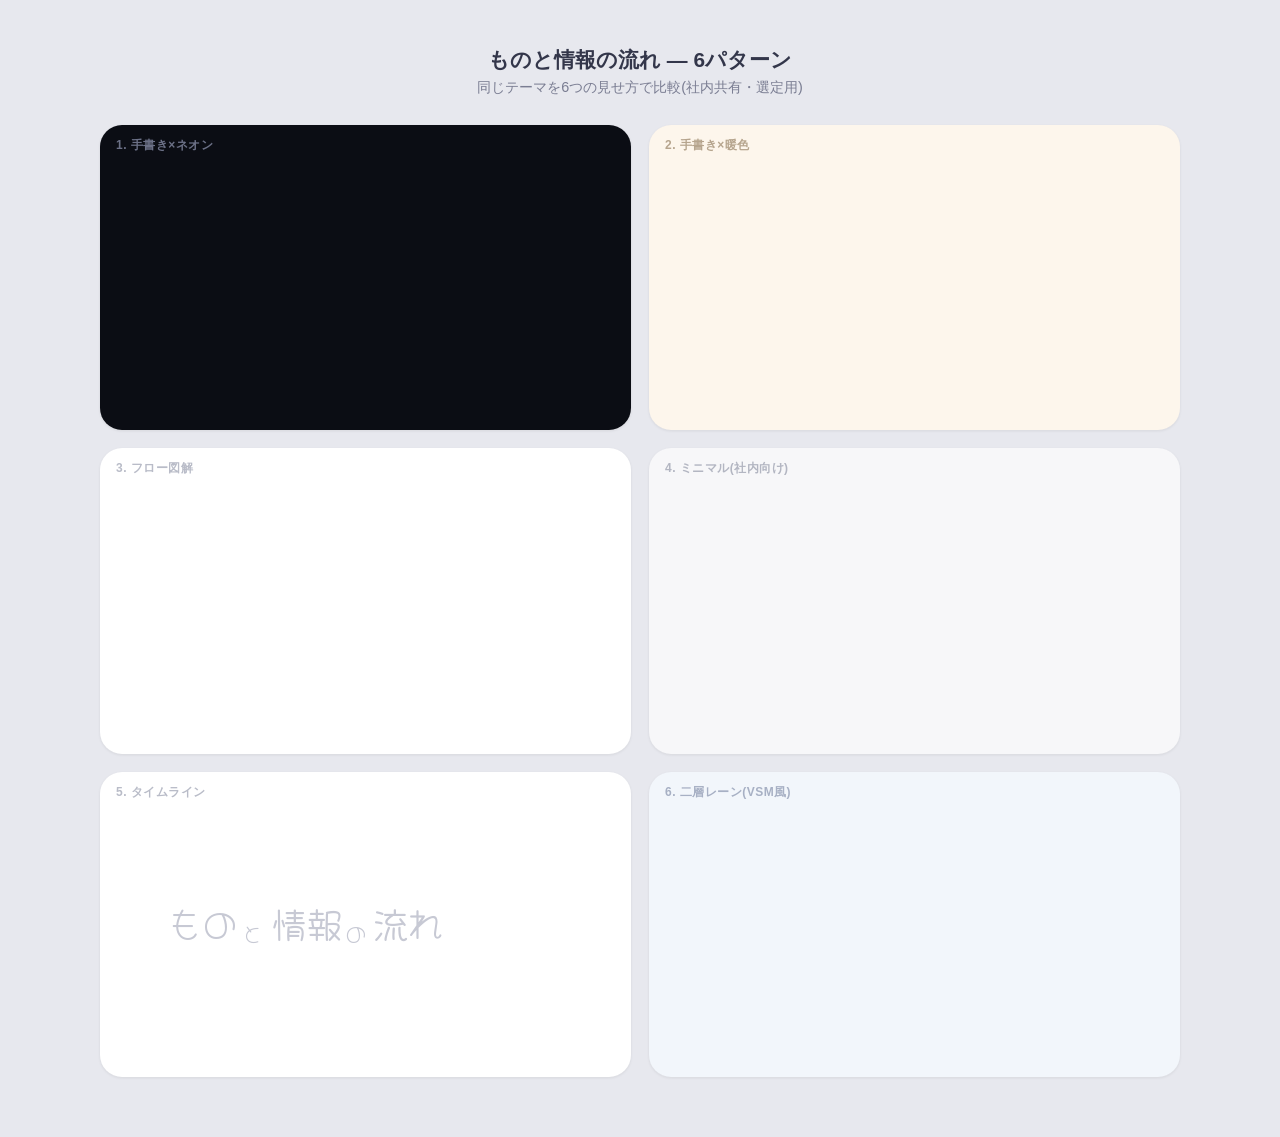
<file: logo/six-patterns.html>
<!doctype html>
<html lang="ja">
<head>
<meta charset="UTF-8">
<meta name="viewport" content="width=device-width, initial-scale=1.0">
<title>ものと情報の流れ — 6パターン比較</title>
<style>
  @font-face {
    font-family: 'HachiMaruPop';
    src: url('../fonts/HachiMaruPop-Regular.ttf') format('truetype');
    font-display: swap;
  }
  :root {
    --blue: #3b82f6;
    --red: #ef4444;
    --yellow: #eab308;
  }
  * { box-sizing: border-box; }
  body {
    margin: 0;
    background: #e7e8ee;
    font-family: -apple-system, BlinkMacSystemFont, "Hiragino Sans", sans-serif;
    padding: 32px 20px 60px;
  }
  h1 { text-align: center; font-size: 1.3rem; color: #33364a; margin-bottom: 4px; }
  p.lead { text-align: center; color: #7a7d92; font-size: 0.9rem; margin-top: 0; margin-bottom: 28px; }
  .grid {
    display: grid;
    grid-template-columns: repeat(2, 1fr);
    gap: 18px;
    max-width: 1080px;
    margin: 0 auto;
  }
  @media (max-width: 720px) { .grid { grid-template-columns: 1fr; } }
  .card {
    position: relative;
    border-radius: 22px;
    overflow: hidden;
    aspect-ratio: 16 / 9.2;
    display: flex;
    align-items: center;
    justify-content: center;
    box-shadow: 0 1px 3px rgba(20,20,30,0.08);
  }
  .card svg { width: 88%; height: auto; overflow: visible; }
  .label {
    position: absolute; top: 12px; left: 16px;
    font-size: 12px; letter-spacing: 0.04em; font-weight: 600;
  }
  text { font-family: 'HachiMaruPop', "Hiragino Maru Gothic ProN", sans-serif; font-weight: 400; }
  .flow-dot { animation: dot-travel linear infinite; }
  @keyframes dot-travel { from { offset-distance: 0%; } to { offset-distance: 100%; } }

  /* ============ Pattern 1: 手書き×ネオン(ダーク) ============ */
  .c1 { background: #0b0d14; }
  .c1 .label { color: #6b7086; }
  .p1-mono, .p1-joho { filter: blur(5px); opacity: 0; }
  .p1-mono { fill: var(--blue); animation: p1-settle-mono 6s infinite; }
  .p1-joho { fill: var(--red); animation: p1-settle-joho 6s infinite; }
  @keyframes p1-settle-mono {
    0%,15% { opacity:0; filter:blur(5px); transform:translate(-5px,3px) rotate(-4deg); }
    17% { opacity:.6; filter:blur(2px); transform:translate(3px,-2px) rotate(3deg); }
    19%,84% { opacity:1; filter:blur(0); transform:translate(0,0) rotate(0); }
    92%,100% { opacity:0; filter:blur(2px); transform:translate(0,3px) rotate(1deg); }
  }
  @keyframes p1-settle-joho {
    0%,21% { opacity:0; filter:blur(5px); transform:translate(-5px,3px) rotate(-4deg); }
    23% { opacity:.6; filter:blur(2px); transform:translate(3px,-2px) rotate(3deg); }
    25%,84% { opacity:1; filter:blur(0); transform:translate(0,0) rotate(0); }
    92%,100% { opacity:0; filter:blur(2px); transform:translate(0,3px) rotate(1deg); }
  }
  .p1-to, .p1-no, .p1-nagare { stroke:#11131a; stroke-width:1.1; paint-order:stroke fill; opacity:0; }
  .p1-to, .p1-no { animation: p1-out-y 6s infinite; }
  .p1-nagare { animation: p1-out-b 6s infinite; }
  @keyframes p1-out-y {
    0%,27% { opacity:0; fill:#fff; }
    30% { opacity:1; fill:#fff; }
    35%,84% { opacity:1; fill:var(--yellow); }
    92%,100% { opacity:0; fill:var(--yellow); }
  }
  @keyframes p1-out-b {
    0%,27% { opacity:0; fill:#fff; }
    30% { opacity:1; fill:#fff; }
    35%,84% { opacity:1; fill:var(--blue); }
    92%,100% { opacity:0; fill:var(--blue); }
  }
  .p1-truck > * { fill:none; stroke:var(--blue); stroke-width:2.4; stroke-linecap:round; stroke-linejoin:round; stroke-dasharray:100; stroke-dashoffset:100; opacity:0; animation:p1-truck-draw 6s infinite; }
  @keyframes p1-truck-draw { 0%,16%{stroke-dashoffset:100;opacity:0;} 22%{stroke-dashoffset:0;opacity:1;} 84%{stroke-dashoffset:0;opacity:1;} 92%,100%{stroke-dashoffset:0;opacity:0;} }
  .p1-wave > * { fill:none; stroke:var(--red); stroke-width:2; stroke-linecap:round; stroke-dasharray:100; stroke-dashoffset:100; opacity:0; animation:p1-wave-draw 6s infinite; }
  @keyframes p1-wave-draw { 0%,20%{stroke-dashoffset:100;opacity:0;} 26%{stroke-dashoffset:0;opacity:1;} 84%{stroke-dashoffset:0;opacity:1;} 92%,100%{stroke-dashoffset:0;opacity:0;} }
  .p1-swoosh { fill:none; stroke:#cbd0dc; stroke-width:2; stroke-linecap:round; stroke-dasharray:100; stroke-dashoffset:100; opacity:0; animation:p1-swoosh-draw 6s infinite; }
  @keyframes p1-swoosh-draw { 0%,27%{stroke-dashoffset:100;opacity:0;} 33%{stroke-dashoffset:0;opacity:1;} 40%,100%{stroke-dashoffset:0;opacity:0;} }

  /* ============ Pattern 2: 手書き×暖色(クリーム) ============ */
  .c2 { background: #fdf6ec; }
  .c2 .label { color: #b6a58e; }
  .p2-ink { --ink:#4a4038; }
  .p2-arc { fill:none; stroke:#4a4038; stroke-width:2; stroke-linecap:round; stroke-dasharray:100; stroke-dashoffset:100; opacity:0; animation:p2-frame 6s infinite; }
  .p2-whisker { stroke:#4a4038; stroke-width:1.6; stroke-linecap:round; opacity:0; transform-origin:center; animation:p2-pop 6s infinite; }
  @keyframes p2-frame { 0%,19%{stroke-dashoffset:100;opacity:0;} 25%{stroke-dashoffset:0;opacity:.7;} 84%{stroke-dashoffset:0;opacity:.7;} 92%,100%{stroke-dashoffset:0;opacity:0;} }
  @keyframes p2-pop { 0%,19%{opacity:0;transform:scale(.4);} 25%{opacity:.7;transform:scale(1.1);} 27%,84%{opacity:.7;transform:scale(1);} 92%,100%{opacity:0;transform:scale(.4);} }
  .p2-flower { opacity:0; animation:p2-flower-in 6s infinite; transform-origin:center; }
  @keyframes p2-flower-in { 0%,27%{opacity:0;transform:scale(.5) rotate(-20deg);} 31%{opacity:1;transform:scale(1) rotate(0);} 31%,84%{opacity:1;} 92%,100%{opacity:0;} }
  .p2-flower g { animation: p2-sway 2.2s ease-in-out infinite; transform-origin:center; }
  @keyframes p2-sway { 0%,100%{transform:rotate(-4deg);} 50%{transform:rotate(4deg);} }
  .p2-mono, .p2-joho { filter:blur(5px); opacity:0; }
  .p2-mono { fill:#5b7fd6; animation:p1-settle-mono 6s infinite; }
  .p2-joho { fill:#e8695a; animation:p1-settle-joho 6s infinite; }
  .p2-to, .p2-no, .p2-nagare { stroke:#4a4038; stroke-width:1.1; paint-order:stroke fill; opacity:0; }
  .p2-to, .p2-no { animation:p2-out-y 6s infinite; }
  .p2-nagare { animation:p2-out-b 6s infinite; }
  @keyframes p2-out-y { 0%,27%{opacity:0;fill:#fffaf1;} 30%{opacity:1;fill:#fffaf1;} 35%,84%{opacity:1;fill:#dda029;} 92%,100%{opacity:0;fill:#dda029;} }
  @keyframes p2-out-b { 0%,27%{opacity:0;fill:#fffaf1;} 30%{opacity:1;fill:#fffaf1;} 35%,84%{opacity:1;fill:#5b7fd6;} 92%,100%{opacity:0;fill:#5b7fd6;} }
  .p2-truck > * { fill:none; stroke:#5b7fd6; stroke-width:2.2; stroke-linecap:round; stroke-linejoin:round; stroke-dasharray:100; stroke-dashoffset:100; opacity:0; animation:p1-truck-draw 6s infinite; }
  .p2-wave > * { fill:none; stroke:#e8695a; stroke-width:1.8; stroke-linecap:round; stroke-dasharray:100; stroke-dashoffset:100; opacity:0; animation:p1-wave-draw 6s infinite; }

  /* ============ Pattern 3: フロー図解(矢印で一本道) ============ */
  .c3 { background: #ffffff; }
  .c3 .label { color: #b9bcc8; }
  .p3-el { opacity:0; }
  .p3-1 { animation: p3-a 6s infinite; }
  .p3-2 { animation: p3-b 6s infinite; }
  .p3-3 { animation: p3-c 6s infinite; }
  .p3-4 { animation: p3-d 6s infinite; }
  .p3-5 { animation: p3-e 6s infinite; }
  .p3-6 { animation: p3-f 6s infinite; }
  .p3-7 { animation: p3-g 6s infinite; }
  .p3-8 { animation: p3-h 6s infinite; }
  .p3-9 { animation: p3-i 6s infinite; }
  @keyframes p3-a { 0%,4%{opacity:0;transform:translateX(-6px);} 9%{opacity:1;transform:translateX(0);} 84%{opacity:1;} 92%,100%{opacity:0;} }
  @keyframes p3-b { 0%,9%{opacity:0;} 14%{opacity:1;} 84%{opacity:1;} 92%,100%{opacity:0;} }
  @keyframes p3-c { 0%,14%{opacity:0;transform:translateX(-6px);} 19%{opacity:1;transform:translateX(0);} 84%{opacity:1;} 92%,100%{opacity:0;} }
  @keyframes p3-d { 0%,19%{opacity:0;transform:translateX(-6px);} 23%{opacity:1;transform:translateX(0);} 84%{opacity:1;} 92%,100%{opacity:0;} }
  @keyframes p3-e { 0%,23%{opacity:0;transform:translateX(-6px);} 29%{opacity:1;transform:translateX(0);} 84%{opacity:1;} 92%,100%{opacity:0;} }
  @keyframes p3-f { 0%,29%{opacity:0;transform:translateX(-6px);} 33%{opacity:1;transform:translateX(0);} 84%{opacity:1;} 92%,100%{opacity:0;} }
  @keyframes p3-g { 0%,33%{opacity:0;transform:translateX(-6px);} 38%{opacity:1;transform:translateX(0);} 84%{opacity:1;} 92%,100%{opacity:0;} }
  @keyframes p3-h { 0%,38%{opacity:0;} 43%{opacity:1;} 84%{opacity:1;} 92%,100%{opacity:0;} }
  @keyframes p3-i { 0%,43%{opacity:0;transform:translateX(-6px);} 48%{opacity:1;transform:translateX(0);} 84%{opacity:1;} 92%,100%{opacity:0;} }
  .p3-arrow { fill:none; stroke:#9aa0b3; stroke-width:2.4; stroke-linecap:round; }
  .p3-icon { fill:none; stroke:#5a5f72; stroke-width:2.4; stroke-linecap:round; stroke-linejoin:round; }
  .p3-mono { fill: var(--blue); }
  .p3-joho { fill: var(--red); }
  .p3-nagare { fill: var(--blue); }
  .p3-to, .p3-no { fill: var(--yellow); }

  /* ============ Pattern 4: ミニマル(社内向け) ============ */
  .c4 { background: #f7f7f9; }
  .c4 .label { color: #b3b6c2; }
  .p4-word { fill:#33364a; opacity:0; animation: p4-fade 5s infinite; }
  .p4-word.p4-d1 { animation-delay: 0s; }
  .p4-word.p4-d2 { animation-delay: .15s; }
  .p4-word.p4-d3 { animation-delay: .3s; }
  .p4-word.p4-d4 { animation-delay: .45s; }
  .p4-word.p4-d5 { animation-delay: .6s; }
  @keyframes p4-fade { 0%{opacity:0; transform:translateY(8px);} 8%{opacity:1; transform:translateY(0);} 82%{opacity:1;} 92%,100%{opacity:0;} }
  .p4-underline { stroke-dasharray:100; stroke-dashoffset:100; opacity:0; stroke-width:3; stroke-linecap:round; animation: p4-line 5s infinite; }
  .p4-underline.blue { stroke: var(--blue); }
  .p4-underline.red { stroke: var(--red); }
  @keyframes p4-line { 0%,20%{stroke-dashoffset:100;opacity:0;} 30%{stroke-dashoffset:0;opacity:1;} 82%{stroke-dashoffset:0;opacity:1;} 92%,100%{stroke-dashoffset:0;opacity:0;} }
  .p4-icon { fill:none; stroke:#7d8296; stroke-width:2; stroke-linecap:round; stroke-linejoin:round; opacity:0; animation: p4-icon-in 5s infinite; }
  @keyframes p4-icon-in { 0%,34%{opacity:0;transform:translateY(4px);} 42%{opacity:1;transform:translateY(0);} 82%{opacity:1;} 92%,100%{opacity:0;} }
  .p4-caption { fill:#a2a6b6; font-size:9px; letter-spacing:.12em; font-weight:600; opacity:0; animation: p4-icon-in 5s infinite; }

  /* ============ Pattern 5: タイムライン(下線が伸びる) ============ */
  .c5 { background: #ffffff; }
  .c5 .label { color: #b9bcc8; }
  .p5-bar { transform: scaleX(0); transform-origin: left; stroke: #d8dae2; stroke-width: 4; stroke-linecap: round; animation: p5-grow 6s infinite; }
  @keyframes p5-grow { 0%,6%{transform:scaleX(0);} 48%{transform:scaleX(1);} 84%{transform:scaleX(1);} 92%,100%{transform:scaleX(0);} }
  .p5-word { fill: #c7c9d4; }
  .p5-mono { animation: p5-mono 6s infinite; }
  .p5-to { animation: p5-to 6s infinite; }
  .p5-joho { animation: p5-joho 6s infinite; }
  .p5-no { animation: p5-no 6s infinite; }
  .p5-nagare { animation: p5-nagare 6s infinite; }
  @keyframes p5-mono   { 0%,9%{fill:#c7c9d4;} 11%,84%{fill:var(--blue);} 92%,100%{fill:#c7c9d4;} }
  @keyframes p5-to      { 0%,17%{fill:#c7c9d4;} 19%,84%{fill:var(--yellow);} 92%,100%{fill:#c7c9d4;} }
  @keyframes p5-joho    { 0%,25%{fill:#c7c9d4;} 27%,84%{fill:var(--red);} 92%,100%{fill:#c7c9d4;} }
  @keyframes p5-no      { 0%,37%{fill:#c7c9d4;} 39%,84%{fill:var(--yellow);} 92%,100%{fill:#c7c9d4;} }
  @keyframes p5-nagare  { 0%,43%{fill:#c7c9d4;} 45%,84%{fill:var(--blue);} 92%,100%{fill:#c7c9d4;} }
  .p5-icon { fill:none; stroke-width:2.2; stroke-linecap:round; stroke-linejoin:round; opacity:0; }
  .p5-icon.truck { stroke: var(--blue); animation: p5-icon-truck 6s infinite; }
  .p5-icon.wave { stroke: var(--red); animation: p5-icon-wave 6s infinite; }
  @keyframes p5-icon-truck { 0%,10%{opacity:0;transform:translateY(4px);} 15%{opacity:1;transform:translateY(0);} 84%{opacity:1;} 92%,100%{opacity:0;} }
  @keyframes p5-icon-wave  { 0%,26%{opacity:0;transform:translateY(4px);} 31%{opacity:1;transform:translateY(0);} 84%{opacity:1;} 92%,100%{opacity:0;} }

  /* ============ Pattern 6: 二層レーン(VSM風) ============ */
  .c6 { background: #f2f6fb; }
  .c6 .label { color: #a7b0c4; }
  .p6-reveal { opacity:0; animation: p6-fade 6s infinite; }
  .p6-reveal.d1 { animation-name: p6-fade1; }
  .p6-reveal.d2 { animation-name: p6-fade2; }
  .p6-reveal.d3 { animation-name: p6-fade3; }
  @keyframes p6-fade1 { 0%,8%{opacity:0;} 16%{opacity:1;} 84%{opacity:1;} 92%,100%{opacity:0;} }
  @keyframes p6-fade2 { 0%,20%{opacity:0;transform:translateX(-6px);} 26%{opacity:1;transform:translateX(0);} 84%{opacity:1;} 92%,100%{opacity:0;} }
  @keyframes p6-fade3 { 0%,32%{opacity:0;transform:translateX(-6px);} 38%{opacity:1;transform:translateX(0);} 84%{opacity:1;} 92%,100%{opacity:0;} }
  .p6-lane { stroke:#c3cee0; stroke-width:2; stroke-dasharray:5 5; fill:none; }
  .p6-move { animation: p6-slide 2.6s linear infinite; }
  @keyframes p6-slide { 0%{transform:translateX(0);} 100%{transform:translateX(230px);} }
  .p6-truck { fill:none; stroke:var(--blue); stroke-width:2.2; stroke-linecap:round; stroke-linejoin:round; }
  .p6-wave-mini { fill:none; stroke:var(--red); stroke-width:2.2; stroke-linecap:round; }
  .p6-icon-static { fill:none; stroke:#7d8296; stroke-width:2; stroke-linecap:round; stroke-linejoin:round; }
  .p6-label-blue { fill: var(--blue); }
  .p6-label-red { fill: var(--red); }
  .p6-label-yellow { fill: var(--yellow); }

  @media (prefers-reduced-motion: reduce) {
    * { animation: none !important; }
    [class*="p1-"], [class*="p2-"], [class*="p3-"], [class*="p4-"], [class*="p5-"], [class*="p6-"] { opacity: 1 !important; filter:none !important; transform:none !important; }
  }
</style>
</head>
<body>
<h1>ものと情報の流れ — 6パターン</h1>
<p class="lead">同じテーマを6つの見せ方で比較(社内共有・選定用)</p>

<div class="grid">

  <!-- 1: 手書き×ネオン -->
  <div class="card c1">
    <span class="label">1. 手書き×ネオン</span>
    <svg viewBox="0 0 400 190">
      <g class="p1-truck" transform="translate(28,24) scale(1.4)">
        <path d="M14 18V6a2 2 0 0 0-2-2H4a2 2 0 0 0-2 2v11a1 1 0 0 0 1 1h2" pathLength="100"/>
        <path d="M15 18H9" pathLength="100"/>
        <path d="M19 18h2a1 1 0 0 0 1-1v-3.65a1 1 0 0 0-.22-.624l-3.48-4.35A1 1 0 0 0 17.52 8H14" pathLength="100"/>
        <circle cx="17" cy="18" r="2" pathLength="100"/>
        <circle cx="7" cy="18" r="2" pathLength="100"/>
      </g>
      <g class="p1-wave" transform="translate(240,20) scale(1.15)">
        <path d="M2 12q2.5 2 5 0t5 0 5 0 5 0" pathLength="100"/>
        <path d="M2 19q2.5 2 5 0t5 0 5 0 5 0" pathLength="100"/>
        <path d="M2 5q2.5 2 5 0t5 0 5 0 5 0" pathLength="100"/>
      </g>
      <path class="p1-swoosh" pathLength="100" d="M330,120 L360,70" />
      <text y="115">
        <tspan class="p1-mono" x="30" font-size="30">もの</tspan>
        <tspan class="p1-to" x="94" font-size="18" dy="5">と</tspan>
        <tspan class="p1-joho" x="120" dy="-5" font-size="30">情報</tspan>
        <tspan class="p1-no" x="182" dy="5" font-size="18">の</tspan>
        <tspan class="p1-nagare" x="206" dy="-5" font-size="30">流れ</tspan>
      </text>
    </svg>
  </div>

  <!-- 2: 手書き×暖色 -->
  <div class="card c2">
    <span class="label">2. 手書き×暖色</span>
    <svg viewBox="0 0 400 190">
      <path class="p2-arc" pathLength="100" d="M110,110 Q150,20 190,105" />
      <path class="p2-arc" pathLength="100" d="M215,105 Q255,20 295,110" />
      <g>
        <line class="p2-whisker" x1="60" y1="95" x2="95" y2="90" />
        <line class="p2-whisker" x1="60" y1="108" x2="97" y2="110" />
        <line class="p2-whisker" x1="60" y1="121" x2="95" y2="128" />
        <line class="p2-whisker" x1="340" y1="90" x2="305" y2="95" />
        <line class="p2-whisker" x1="340" y1="110" x2="303" y2="108" />
        <line class="p2-whisker" x1="340" y1="128" x2="305" y2="121" />
      </g>
      <g class="p2-flower" transform="translate(200,58)">
        <g>
          <circle cx="0" cy="-8" r="4.5" fill="#dda029"/>
          <circle cx="0" cy="8" r="4.5" fill="#dda029"/>
          <circle cx="-8" cy="0" r="4.5" fill="#dda029"/>
          <circle cx="8" cy="0" r="4.5" fill="#dda029"/>
          <circle cx="0" cy="0" r="3.6" fill="#e8695a"/>
        </g>
      </g>
      <g class="p2-truck" transform="translate(28,24) scale(1.4)">
        <path d="M14 18V6a2 2 0 0 0-2-2H4a2 2 0 0 0-2 2v11a1 1 0 0 0 1 1h2" pathLength="100"/>
        <path d="M15 18H9" pathLength="100"/>
        <path d="M19 18h2a1 1 0 0 0 1-1v-3.65a1 1 0 0 0-.22-.624l-3.48-4.35A1 1 0 0 0 17.52 8H14" pathLength="100"/>
        <circle cx="17" cy="18" r="2" pathLength="100"/>
        <circle cx="7" cy="18" r="2" pathLength="100"/>
      </g>
      <g class="p2-wave" transform="translate(240,20) scale(1.15)">
        <path d="M2 12q2.5 2 5 0t5 0 5 0 5 0" pathLength="100"/>
        <path d="M2 19q2.5 2 5 0t5 0 5 0 5 0" pathLength="100"/>
        <path d="M2 5q2.5 2 5 0t5 0 5 0 5 0" pathLength="100"/>
      </g>
      <text y="115">
        <tspan class="p2-mono" x="30" font-size="30">もの</tspan>
        <tspan class="p2-to" x="94" font-size="18" dy="5">と</tspan>
        <tspan class="p2-joho" x="120" dy="-5" font-size="30">情報</tspan>
        <tspan class="p2-no" x="182" dy="5" font-size="18">の</tspan>
        <tspan class="p2-nagare" x="206" dy="-5" font-size="30">流れ</tspan>
      </text>
    </svg>
  </div>

  <!-- 3: フロー図解 -->
  <div class="card c3">
    <span class="label">3. フロー図解</span>
    <svg viewBox="0 0 440 190">
      <g class="p3-el p3-1 p3-icon" transform="translate(4,66) scale(1.3)">
        <path d="M12 16h.01"/>
        <path d="M16 16h.01"/>
        <path d="M3 19a2 2 0 0 0 2 2h14a2 2 0 0 0 2-2V8.5a.5.5 0 0 0-.769-.422l-4.462 2.844A.5.5 0 0 1 15 10.5v-2a.5.5 0 0 0-.769-.422L9.77 10.922A.5.5 0 0 1 9 10.5V5a2 2 0 0 0-2-2H5a2 2 0 0 0-2 2z"/>
        <path d="M8 16h.01"/>
      </g>
      <g class="p3-el p3-2">
        <path class="p3-arrow" d="M44,85 L66,85"/>
        <circle class="flow-dot" r="3" fill="var(--blue)" style="offset-path:path('M44,85 L66,85'); animation-duration:1s;"/>
      </g>
      <text class="p3-el p3-3 p3-mono" x="70" y="93" font-size="26">もの</text>
      <text class="p3-el p3-4 p3-to" x="122" y="93" font-size="16">と</text>
      <g class="p3-el p3-5 p3-icon" transform="translate(152,48) scale(1.1)">
        <path d="M2 12q2.5 2 5 0t5 0 5 0 5 0"/>
        <path d="M2 19q2.5 2 5 0t5 0 5 0 5 0"/>
        <path d="M2 5q2.5 2 5 0t5 0 5 0 5 0"/>
      </g>
      <text class="p3-el p3-5 p3-joho" x="148" y="93" font-size="26">情報</text>
      <text class="p3-el p3-6 p3-no" x="204" y="93" font-size="16">の</text>
      <text class="p3-el p3-7 p3-nagare" x="222" y="93" font-size="26">流れ</text>
      <g class="p3-el p3-8">
        <path class="p3-arrow" d="M282,85 L308,85"/>
        <circle class="flow-dot" r="3" fill="var(--blue)" style="offset-path:path('M282,85 L308,85'); animation-duration:1s;"/>
      </g>
      <g class="p3-el p3-9 p3-icon" transform="translate(312,64) scale(1.3)">
        <path d="M14 18V6a2 2 0 0 0-2-2H4a2 2 0 0 0-2 2v11a1 1 0 0 0 1 1h2"/>
        <path d="M15 18H9"/>
        <path d="M19 18h2a1 1 0 0 0 1-1v-3.65a1 1 0 0 0-.22-.624l-3.48-4.35A1 1 0 0 0 17.52 8H14"/>
        <circle cx="17" cy="18" r="2"/>
        <circle cx="7" cy="18" r="2"/>
      </g>
    </svg>
  </div>

  <!-- 4: ミニマル -->
  <div class="card c4">
    <span class="label">4. ミニマル(社内向け)</span>
    <svg viewBox="0 0 400 190">
      <text y="95">
        <tspan class="p4-word p4-d1" x="60" font-size="30">もの</tspan>
        <tspan class="p4-word p4-d2" x="124" font-size="18" dy="5">と</tspan>
        <tspan class="p4-word p4-d3" x="150" dy="-5" font-size="30">情報</tspan>
        <tspan class="p4-word p4-d4" x="212" dy="5" font-size="18">の</tspan>
        <tspan class="p4-word p4-d5" x="236" dy="-5" font-size="30">流れ</tspan>
      </text>
      <line class="p4-underline blue" pathLength="100" x1="55" y1="106" x2="150" y2="106" />
      <line class="p4-underline red" pathLength="100" x1="150" y1="106" x2="215" y2="106" />
      <line class="p4-underline blue" pathLength="100" x1="230" y1="106" x2="298" y2="106" />

      <g class="p4-icon" transform="translate(58,124) scale(1.2)">
        <path d="M14 18V6a2 2 0 0 0-2-2H4a2 2 0 0 0-2 2v11a1 1 0 0 0 1 1h2"/>
        <path d="M15 18H9"/>
        <path d="M19 18h2a1 1 0 0 0 1-1v-3.65a1 1 0 0 0-.22-.624l-3.48-4.35A1 1 0 0 0 17.52 8H14"/>
        <circle cx="17" cy="18" r="2"/>
        <circle cx="7" cy="18" r="2"/>
      </g>
      <text class="p4-caption" x="60" y="155">MATERIAL FLOW</text>
      <g class="p4-icon" transform="translate(222,128) scale(1.1)">
        <path d="M2 12q2.5 2 5 0t5 0 5 0 5 0"/>
        <path d="M2 19q2.5 2 5 0t5 0 5 0 5 0"/>
        <path d="M2 5q2.5 2 5 0t5 0 5 0 5 0"/>
      </g>
      <text class="p4-caption" x="225" y="155">INFO FLOW</text>
    </svg>
  </div>

  <!-- 5: タイムライン -->
  <div class="card c5">
    <span class="label">5. タイムライン</span>
    <svg viewBox="0 0 400 190">
      <line class="p5-bar" x1="34" y1="118" x2="330" y2="118" />
      <g class="p5-icon truck" transform="translate(38,48) scale(1.2)">
        <path d="M14 18V6a2 2 0 0 0-2-2H4a2 2 0 0 0-2 2v11a1 1 0 0 0 1 1h2"/>
        <path d="M15 18H9"/>
        <path d="M19 18h2a1 1 0 0 0 1-1v-3.65a1 1 0 0 0-.22-.624l-3.48-4.35A1 1 0 0 0 17.52 8H14"/>
        <circle cx="17" cy="18" r="2"/>
        <circle cx="7" cy="18" r="2"/>
      </g>
      <g class="p5-icon wave" transform="translate(242,50) scale(1.1)">
        <path d="M2 12q2.5 2 5 0t5 0 5 0 5 0"/>
        <path d="M2 19q2.5 2 5 0t5 0 5 0 5 0"/>
        <path d="M2 5q2.5 2 5 0t5 0 5 0 5 0"/>
      </g>
      <text y="105">
        <tspan class="p5-word p5-mono" x="30" font-size="30">もの</tspan>
        <tspan class="p5-word p5-to" x="94" font-size="18" dy="5">と</tspan>
        <tspan class="p5-word p5-joho" x="120" dy="-5" font-size="30">情報</tspan>
        <tspan class="p5-word p5-no" x="182" dy="5" font-size="18">の</tspan>
        <tspan class="p5-word p5-nagare" x="206" dy="-5" font-size="30">流れ</tspan>
      </text>
    </svg>
  </div>

  <!-- 6: 二層レーン -->
  <div class="card c6">
    <span class="label">6. 二層レーン(VSM風)</span>
    <svg viewBox="0 0 400 190">
      <g class="p6-reveal d1">
        <g class="p6-icon-static" transform="translate(6,42) scale(1.2)">
          <path d="M12 16h.01"/>
          <path d="M16 16h.01"/>
          <path d="M3 19a2 2 0 0 0 2 2h14a2 2 0 0 0 2-2V8.5a.5.5 0 0 0-.769-.422l-4.462 2.844A.5.5 0 0 1 15 10.5v-2a.5.5 0 0 0-.769-.422L9.77 10.922A.5.5 0 0 1 9 10.5V5a2 2 0 0 0-2-2H5a2 2 0 0 0-2 2z"/>
          <path d="M8 16h.01"/>
        </g>
        <line class="p6-lane" x1="40" y1="65" x2="270" y2="65" />
        <g clip-path="url(#lane1clip)">
          <g class="p6-move">
            <g class="p6-truck" transform="translate(40,44) scale(1.2)">
              <path d="M14 18V6a2 2 0 0 0-2-2H4a2 2 0 0 0-2 2v11a1 1 0 0 0 1 1h2"/>
              <path d="M15 18H9"/>
              <path d="M19 18h2a1 1 0 0 0 1-1v-3.65a1 1 0 0 0-.22-.624l-3.48-4.35A1 1 0 0 0 17.52 8H14"/>
              <circle cx="17" cy="18" r="2"/>
              <circle cx="7" cy="18" r="2"/>
            </g>
          </g>
        </g>
        <clipPath id="lane1clip"><rect x="35" y="40" width="240" height="40"/></clipPath>

        <g class="p6-icon-static" transform="translate(8,105) scale(1.1)">
          <path d="M2 12q2.5 2 5 0t5 0 5 0 5 0"/>
          <path d="M2 19q2.5 2 5 0t5 0 5 0 5 0"/>
          <path d="M2 5q2.5 2 5 0t5 0 5 0 5 0"/>
        </g>
        <line class="p6-lane" x1="40" y1="125" x2="270" y2="125" />
        <g clip-path="url(#lane2clip)">
          <g class="p6-move">
            <g class="p6-wave-mini" transform="translate(40,105) scale(1.1)">
              <path d="M2 12q2.5 2 5 0t5 0 5 0 5 0"/>
              <path d="M2 19q2.5 2 5 0t5 0 5 0 5 0"/>
              <path d="M2 5q2.5 2 5 0t5 0 5 0 5 0"/>
            </g>
          </g>
        </g>
        <clipPath id="lane2clip"><rect x="35" y="100" width="240" height="35"/></clipPath>
      </g>

      <g class="p6-reveal d2">
        <text class="p6-label-blue" x="280" y="70" font-size="22">もの</text>
        <text class="p6-label-red" x="280" y="130" font-size="22">情報</text>
      </g>

      <g class="p6-reveal d3">
        <path d="M340,68 L340,122" stroke="#9aa8bf" stroke-width="2" fill="none"/>
        <path d="M340,95 L372,95" stroke="#9aa8bf" stroke-width="2.4" stroke-linecap="round" fill="none"/>
        <circle class="flow-dot" r="3.2" fill="#7d8cab" style="offset-path:path('M340,95 L372,95'); animation-duration:0.9s;"/>
        <text class="p6-label-yellow" x="345" y="58" font-size="14">の</text>
        <text class="p6-label-blue" x="366" y="60" font-size="22">流れ</text>
      </g>
    </svg>
  </div>

</div>
</body>
</html>
</file>
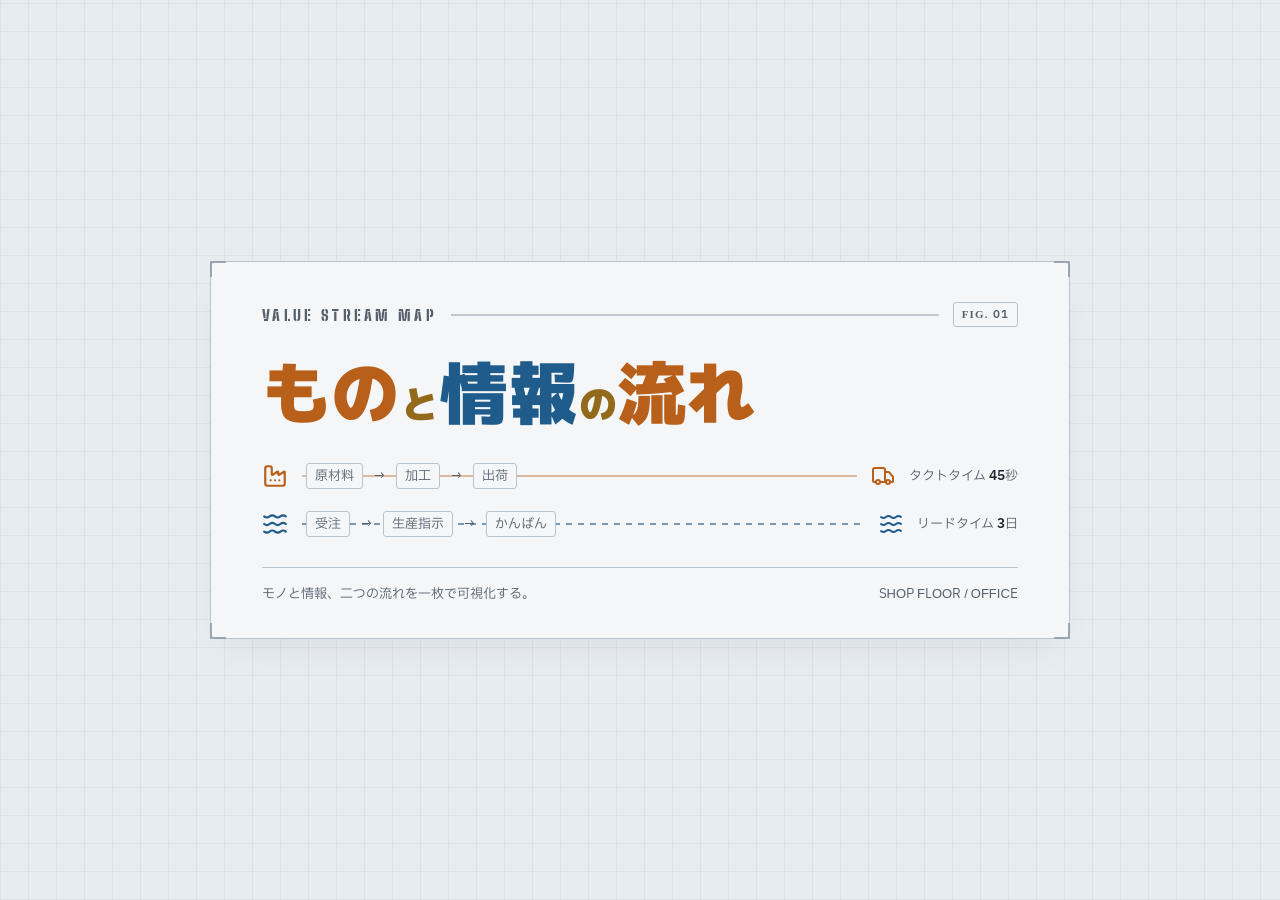
<file: logo/value-stream-map.html>
<!doctype html>
<html lang="ja">
<head>
<meta charset="UTF-8">
<title>ものと情報の流れ — Value Stream Map</title>
<style>
  @font-face { font-family:'Plex JP'; font-weight:400; font-display:swap; src:url([data-uri]) format('woff2'); }
  @font-face { font-family:'Plex JP'; font-weight:600; font-display:swap; src:url([data-uri]) format('woff2'); }
  @font-face { font-family:'MPlus Black'; font-weight:900; font-display:swap; src:url([data-uri]) format('woff2'); }
  @font-face { font-family:'Stencil'; font-weight:900; font-display:swap; src:url([data-uri]) format('woff2'); }

  :root {
    --paper: #E7ECF1;
    --panel: #F4F6F8;
    --ink: #1C232B;
    --ink-soft: #55606B;
    --amber: #B85F19;
    --blue: #1F5C8B;
    --mustard: #93691C;
    --line: #B9C3CC;
    --line-strong: #8B98A3;
    --grid: rgba(28,35,43,0.05);
    --shadow: rgba(28,35,43,0.10);
  }
  @media (prefers-color-scheme: dark) {
    :root {
      --paper: #12161B;
      --panel: #181E25;
      --ink: #E7ECF1;
      --ink-soft: #9AA7B2;
      --amber: #E2892F;
      --blue: #5B9BD1;
      --mustard: #D6A93B;
      --line: #2B333C;
      --line-strong: #3D4750;
      --grid: rgba(231,236,241,0.045);
      --shadow: rgba(0,0,0,0.35);
    }
  }
  :root[data-theme="dark"] {
    --paper: #12161B; --panel: #181E25; --ink: #E7ECF1; --ink-soft: #9AA7B2;
    --amber: #E2892F; --blue: #5B9BD1; --mustard: #D6A93B;
    --line: #2B333C; --line-strong: #3D4750;
    --grid: rgba(231,236,241,0.045); --shadow: rgba(0,0,0,0.35);
  }
  :root[data-theme="light"] {
    --paper: #E7ECF1; --panel: #F4F6F8; --ink: #1C232B; --ink-soft: #55606B;
    --amber: #B85F19; --blue: #1F5C8B; --mustard: #93691C;
    --line: #B9C3CC; --line-strong: #8B98A3;
    --grid: rgba(28,35,43,0.05); --shadow: rgba(28,35,43,0.10);
  }

  * { box-sizing: border-box; }
  html, body { margin:0; padding:0; }
  body {
    min-height: 100vh;
    background:
      repeating-linear-gradient(0deg, var(--grid) 0 1px, transparent 1px 28px),
      repeating-linear-gradient(90deg, var(--grid) 0 1px, transparent 1px 28px),
      var(--paper);
    display: flex; align-items: center; justify-content: center;
    padding: 40px 20px;
    font-family: 'Plex JP', -apple-system, sans-serif;
    color: var(--ink);
  }

  .panel {
    position: relative;
    width: min(94vw, 860px);
    background: var(--panel);
    border: 1px solid var(--line);
    border-radius: 6px;
    padding: 40px clamp(24px, 4vw, 56px) 34px;
    box-shadow: 0 18px 40px -20px var(--shadow);
  }
  .corner {
    position: absolute; width: 16px; height: 16px;
    border: 2px solid var(--line-strong);
    opacity: .8;
  }
  .corner.tl { top: -1px; left: -1px; border-right: none; border-bottom: none; }
  .corner.tr { top: -1px; right: -1px; border-left: none; border-bottom: none; }
  .corner.bl { bottom: -1px; left: -1px; border-right: none; border-top: none; }
  .corner.br { bottom: -1px; right: -1px; border-left: none; border-top: none; }

  .eyebrow-row {
    display: flex; align-items: center; gap: 14px;
    margin-bottom: 30px;
  }
  .eyebrow {
    font-family: 'Stencil', sans-serif;
    font-size: 15px; letter-spacing: 0.22em;
    color: var(--ink-soft); white-space: nowrap;
  }
  .ruler { flex: 1; height: 10px; }
  .ruler svg { width: 100%; height: 100%; display:block; overflow:visible; }
  .ruler line { stroke: var(--line-strong); }
  .fig-tag {
    font-family: 'Plex JP'; font-weight: 600; font-size: 11px;
    letter-spacing: 0.1em; color: var(--ink-soft);
    border: 1px solid var(--line); border-radius: 3px;
    padding: 3px 8px; white-space: nowrap;
  }

  .hero {
    font-family: 'MPlus Black';
    font-weight: 900;
    font-size: clamp(40px, 7vw, 68px);
    line-height: 1.05;
    margin: 0 0 34px;
    text-wrap: balance;
    letter-spacing: 0.01em;
  }
  .w-mono { color: var(--amber); }
  .w-info { color: var(--blue); }
  .w-conn { color: var(--mustard); font-size: 0.56em; margin: 0 1px; }

  .lanes { display: flex; flex-direction: column; gap: 22px; margin-bottom: 30px; }
  .lane { display: grid; grid-template-columns: auto 1fr auto auto; align-items: center; gap: 14px; }
  .lane-icon { width: 26px; height: 26px; flex-shrink: 0; }
  .lane-icon.end { width: 24px; height: 24px; }
  .lane-material .lane-icon, .lane-material .lane-label { color: var(--amber); }
  .lane-info .lane-icon, .lane-info .lane-label { color: var(--blue); }
  .lane-icon svg { width: 100%; height: 100%; fill:none; stroke:currentColor; stroke-width:2; stroke-linecap:round; stroke-linejoin:round; }

  .lane-label {
    font-family: 'Plex JP'; font-weight: 600; font-size: 14px;
    white-space: nowrap;
  }

  .track { position: relative; display: flex; align-items: center; gap: 10px; padding: 0 4px; overflow: hidden; }
  .track-line-el {
    position: absolute; left: 0; right: 0; top: 50%; height: 2px;
    transform: translateY(-50%) scaleX(0); transform-origin: left;
    background: var(--amber); opacity: .4;
  }
  .lane-info .track-line-el {
    background: repeating-linear-gradient(90deg, var(--blue) 0 6px, transparent 6px 12px);
    opacity: .6;
  }
  .flow-dot-el {
    position: absolute; top: 50%; left: 0; width: 6px; height: 6px;
    margin-top: -3px; border-radius: 50%; background: var(--amber);
    opacity: 0;
  }
  .lane-info .flow-dot-el { background: var(--blue); }
  .step {
    position: relative; z-index: 1;
    font-family: 'Plex JP'; font-weight: 500; font-size: 13px;
    background: var(--panel); padding: 2px 8px; color: var(--ink-soft);
    border: 1px solid var(--line); border-radius: 3px;
  }
  .arrow { position: relative; z-index: 1; color: var(--ink-soft); font-size: 13px; }

  .metric {
    font-family: 'Plex JP'; font-weight: 500; font-size: 13px;
    color: var(--ink-soft); white-space: nowrap;
    font-variant-numeric: tabular-nums;
  }
  .metric b { font-weight: 600; color: var(--ink); }

  .caption {
    border-top: 1px solid var(--line);
    padding-top: 16px;
    font-size: 13px; color: var(--ink-soft);
    display: flex; justify-content: space-between; gap: 16px; flex-wrap: wrap;
  }

  @media (max-width: 560px) {
    .lane { grid-template-columns: auto 1fr; grid-template-areas: "icon label" "track track" "metric metric"; row-gap: 8px; }
    .lane-icon.end { display:none; }
    .metric { grid-area: metric; }
  }

  @media (prefers-reduced-motion: no-preference) {
    .ruler-draw { stroke-dasharray: 1000; stroke-dashoffset: 1000; animation: draw 1.1s 0.1s cubic-bezier(.4,0,.2,1) forwards; }
    .hero span { display:inline-block; opacity:0; transform: translateY(10px); animation: rise .6s cubic-bezier(.2,.7,.3,1) forwards; }
    .hero span:nth-child(1){animation-delay:.35s} .hero span:nth-child(2){animation-delay:.42s}
    .hero span:nth-child(3){animation-delay:.49s} .hero span:nth-child(4){animation-delay:.56s}
    .hero span:nth-child(5){animation-delay:.63s}
    .lane { opacity:0; transform: translateY(6px); animation: rise .55s cubic-bezier(.2,.7,.3,1) forwards; }
    .lane-material { animation-delay: .95s; }
    .lane-info { animation-delay: 1.15s; }
    .caption { opacity:0; animation: rise .55s cubic-bezier(.2,.7,.3,1) forwards; animation-delay: 1.4s; }
    .track-line-el { animation: grow .7s cubic-bezier(.4,0,.2,1) forwards; }
    .lane-material .track-line-el { animation-delay: 1s; }
    .lane-info .track-line-el { animation-delay: 1.2s; }
    .flow-dot-el { animation: slide 3s linear infinite; }
    .lane-material .flow-dot-el { animation-delay: 1.7s; }
    .lane-info .flow-dot-el { animation-delay: 1.9s; }
  }
  @keyframes draw { to { stroke-dashoffset: 0; } }
  @keyframes rise { to { opacity:1; transform:none; } }
  @keyframes grow { to { transform: translateY(-50%) scaleX(1); } }
  @keyframes slide { 0% { left:0%; opacity:0; } 8% { opacity:1; } 92% { opacity:1; } 100% { left:100%; opacity:0; } }
</style>
</head>
<body>
  <div class="panel">
    <div class="corner tl"></div><div class="corner tr"></div>
    <div class="corner bl"></div><div class="corner br"></div>

    <div class="eyebrow-row">
      <span class="eyebrow">VALUE STREAM MAP</span>
      <span class="ruler"><svg viewBox="0 0 100 10" preserveAspectRatio="none">
        <line class="ruler-draw" x1="0" y1="5" x2="100" y2="5" stroke-width="1" pathLength="1000"/>
      </svg></span>
      <span class="fig-tag">FIG. 01</span>
    </div>

    <h1 class="hero">
      <span class="w-mono">もの</span><span class="w-conn">と</span><span class="w-info">情報</span><span class="w-conn">の</span><span class="w-mono">流れ</span>
    </h1>

    <div class="lanes">
      <div class="lane lane-material">
        <span class="lane-icon">
          <svg viewBox="0 0 24 24"><path d="M12 16h.01"/><path d="M16 16h.01"/><path d="M3 19a2 2 0 0 0 2 2h14a2 2 0 0 0 2-2V8.5a.5.5 0 0 0-.769-.422l-4.462 2.844A.5.5 0 0 1 15 10.5v-2a.5.5 0 0 0-.769-.422L9.77 10.922A.5.5 0 0 1 9 10.5V5a2 2 0 0 0-2-2H5a2 2 0 0 0-2 2z"/><path d="M8 16h.01"/></svg>
        </span>
        <div class="track">
          <div class="track-line-el"></div>
          <div class="flow-dot-el"></div>
          <span class="step">原材料</span><span class="arrow">→</span>
          <span class="step">加工</span><span class="arrow">→</span>
          <span class="step">出荷</span>
        </div>
        <span class="lane-icon end">
          <svg viewBox="0 0 24 24"><path d="M14 18V6a2 2 0 0 0-2-2H4a2 2 0 0 0-2 2v11a1 1 0 0 0 1 1h2"/><path d="M15 18H9"/><path d="M19 18h2a1 1 0 0 0 1-1v-3.65a1 1 0 0 0-.22-.624l-3.48-4.35A1 1 0 0 0 17.52 8H14"/><circle cx="17" cy="18" r="2"/><circle cx="7" cy="18" r="2"/></svg>
        </span>
        <span class="metric">タクトタイム <b>45</b>秒</span>
      </div>

      <div class="lane lane-info">
        <span class="lane-icon">
          <svg viewBox="0 0 24 24"><path d="M2 12q2.5 2 5 0t5 0 5 0 5 0"/><path d="M2 19q2.5 2 5 0t5 0 5 0 5 0"/><path d="M2 5q2.5 2 5 0t5 0 5 0 5 0"/></svg>
        </span>
        <div class="track">
          <div class="track-line-el"></div>
          <div class="flow-dot-el"></div>
          <span class="step">受注</span><span class="arrow">→</span>
          <span class="step">生産指示</span><span class="arrow">→</span>
          <span class="step">かんばん</span>
        </div>
        <span class="lane-icon end">
          <svg viewBox="0 0 24 24"><path d="M2 12q2.5 2 5 0t5 0 5 0 5 0"/><path d="M2 19q2.5 2 5 0t5 0 5 0 5 0"/><path d="M2 5q2.5 2 5 0t5 0 5 0 5 0"/></svg>
        </span>
        <span class="metric">リードタイム <b>3</b>日</span>
      </div>
    </div>

    <div class="caption">
      <span>モノと情報、二つの流れを一枚で可視化する。</span>
      <span>SHOP FLOOR / OFFICE</span>
    </div>
  </div>
</body>
</html>
</file>
<file: vitals.css>
/*!
 * vitals.css — KPI/BIダッシュボード特化の軽量演出ライブラリ
 * 依存ゼロ・単一ファイル・監査5分で終わる分量、を売りにする。
 * https://github.com/ (公開時にURLを追加)
 */

@property --vt-pct {
  syntax: '<number>';
  inherits: false;
  initial-value: 0;
}

:root {
  --vt-up: #22c55e;
  --vt-down: #ef4444;
  --vt-warn: #f59e0b;
  --vt-accent: #6366f1;
  --vt-ease: cubic-bezier(0.22, 1, 0.36, 1);
  --vt-dur: 900ms;
}

/* ---------- 1. カウンター(数値アニメ) ---------- */
.vt-counter {
  font-variant-numeric: tabular-nums;
  transition: color 0.3s;
}
.vt-counter.is-updating {
  animation: vt-pulse-glow 0.6s var(--vt-ease);
}
@keyframes vt-pulse-glow {
  0% { text-shadow: 0 0 0 rgba(99, 102, 241, 0); }
  30% { text-shadow: 0 0 12px rgba(99, 102, 241, 0.6); }
  100% { text-shadow: 0 0 0 rgba(99, 102, 241, 0); }
}

/* ---------- 2. ゲージ/ドーナツ進捗 ---------- */
.vt-gauge {
  --vt-pct: 0;
  --vt-color: var(--vt-accent);
  width: 120px;
  height: 120px;
  border-radius: 50%;
  display: grid;
  place-items: center;
  background: conic-gradient(
    var(--vt-color) calc(var(--vt-pct) * 1%),
    rgba(127, 127, 127, 0.15) 0
  );
  transition: --vt-pct 1.2s var(--vt-ease);
  position: relative;
}
.vt-gauge::before {
  content: '';
  position: absolute;
  inset: 10px;
  border-radius: 50%;
  background: var(--vt-gauge-bg, #10121a);
}
.vt-gauge-label {
  position: relative;
  font-weight: 700;
  font-size: 1.1rem;
}

/* ---------- 3. 棒グラフ生成アニメ ---------- */
.vt-bar-grow {
  display: flex;
  align-items: flex-end;
  gap: 6px;
  height: 100%;
}
.vt-bar-grow > .vt-bar {
  transform-origin: bottom;
  transform: scaleY(0);
  animation: vt-grow-y var(--vt-dur) var(--vt-ease) forwards;
  animation-delay: calc(var(--i, 0) * 80ms);
  border-radius: 4px 4px 0 0;
  flex: 1;
}
@keyframes vt-grow-y {
  to { transform: scaleY(1); }
}

/* ---------- 4. スパークライン描画 ---------- */
.vt-sparkline path {
  stroke-dasharray: var(--vt-len, 300);
  stroke-dashoffset: var(--vt-len, 300);
  animation: vt-draw 1.4s var(--vt-ease) forwards;
}
@keyframes vt-draw {
  to { stroke-dashoffset: 0; }
}

/* ---------- 5. トレンド矢印 ---------- */
.vt-trend {
  display: inline-flex;
  align-items: center;
  gap: 4px;
  font-weight: 600;
}
.vt-trend.up { color: var(--vt-up); }
.vt-trend.down { color: var(--vt-down); }
.vt-trend svg {
  width: 1em;
  height: 1em;
  animation: vt-bounce 1.6s ease-in-out infinite;
}
.vt-trend.down svg { animation-name: vt-bounce-down; }
@keyframes vt-bounce {
  0%, 100% { transform: translateY(0); }
  50% { transform: translateY(-3px); }
}
@keyframes vt-bounce-down {
  0%, 100% { transform: translateY(0); }
  50% { transform: translateY(3px); }
}

/* ---------- 6. しきい値アラートリング ---------- */
.vt-alert {
  position: relative;
}
.vt-alert::after {
  content: '';
  position: absolute;
  inset: -4px;
  border-radius: inherit;
  border: 2px solid var(--vt-warn);
  animation: vt-ring 1.6s ease-out infinite;
  pointer-events: none;
}
@keyframes vt-ring {
  0% { opacity: 0.9; transform: scale(1); }
  100% { opacity: 0; transform: scale(1.12); }
}

/* ---------- 7. カード群の段階表示 ---------- */
[data-vt-stagger] > * {
  opacity: 0;
  transform: translateY(14px);
}
[data-vt-stagger].is-visible > * {
  animation: vt-fade-up 0.6s var(--vt-ease) forwards;
  animation-delay: calc(var(--i, 0) * 90ms);
}
@keyframes vt-fade-up {
  to { opacity: 1; transform: translateY(0); }
}

/* ---------- 8. ヒートマップセルの更新パルス ---------- */
.vt-heat-cell {
  transition: background-color 0.4s;
  position: relative;
}
.vt-heat-cell.is-updated {
  animation: vt-ripple 0.9s ease-out;
}
@keyframes vt-ripple {
  0% { box-shadow: 0 0 0 0 rgba(99, 102, 241, 0.5); }
  100% { box-shadow: 0 0 0 10px rgba(99, 102, 241, 0); }
}

/* ---------- 9. ランキング並び替え(FLIP) ---------- */
.vt-rank-row {
  transition: transform 0.5s var(--vt-ease);
}

/* ---------- 10. ライブ更新ドット ---------- */
.vt-live-dot {
  position: relative;
  display: inline-block;
  width: 8px;
  height: 8px;
  border-radius: 50%;
  background: var(--vt-up);
}
.vt-live-dot::before {
  content: '';
  position: absolute;
  inset: 0;
  border-radius: 50%;
  background: inherit;
  animation: vt-live-ping 1.6s cubic-bezier(0, 0, 0.2, 1) infinite;
}
@keyframes vt-live-ping {
  0% { transform: scale(1); opacity: 0.7; }
  100% { transform: scale(2.8); opacity: 0; }
}

@media (prefers-reduced-motion: reduce) {
  .vt-counter, .vt-gauge, .vt-bar-grow > .vt-bar, .vt-sparkline path,
  .vt-trend svg, .vt-alert::after, [data-vt-stagger].is-visible > *,
  .vt-heat-cell.is-updated, .vt-rank-row, .vt-live-dot::before {
    animation: none !important;
    transition: none !important;
  }
}
</file>
<file: nyanko-8bit.css>
/*!
 * nyanko-8bit.css — 8BIT NYANKOブランド専用のレトロアーケードコンポーネント集
 * meow-patch.css と同じ思想: 依存ゼロ・単一ファイルで完結するミニデザインシステム。
 */

@font-face {
  font-family: 'Press2P';
  font-display: swap;
  src: url('fonts/PressStart2P-Regular.woff2') format('woff2');
}

:root {
  --nk-bg: #0f0524;
  --nk-bg2: #1d0a3d;
  --nk-panel: #1a0c33;
  --nk-line: #2e1a52;
  --nk-pink: #ff6fb0;
  --nk-cyan: #5cf2e6;
  --nk-yellow: #ffe25c;
  --nk-white: #f4f0ff;
  --nk-sub: #8f86c4;
}

/* ============ 1. Pixel CRT ============
   ブラウン管ディスプレイのスキャンライン+微振動グリッチ。任意のコンテナに付与。
*/
.pixel-crt { position: relative; overflow: hidden; }
.pixel-crt::after {
  content: '';
  position: absolute; inset: 0; pointer-events: none;
  background: repeating-linear-gradient(0deg, rgba(0,0,0,0.18) 0 1px, transparent 1px 3px);
}
.pixel-crt.glitch::before {
  content: '';
  position: absolute; inset: 0; pointer-events: none; opacity: 0;
  background: rgba(92, 242, 230, 0.06);
  animation: nk-glitch 6s steps(1) infinite;
}
@keyframes nk-glitch {
  0%, 96%, 100% { opacity: 0; transform: translateX(0); }
  97% { opacity: 1; transform: translateX(-2px); }
  98% { opacity: 0; transform: translateX(2px); }
}

/* ============ 2. Pixel Lives(HPハート) ============
   よくあるHP%バーの代わりに、ハートの残数でステータスを見せる。
   使い方: <span class="pixel-lives" data-hp="3">♥♥♥ x 3個生成</span>(JSでハート要素を生成する想定)
   data-hp="3"=健全 / "2"=注意 / "1"=危険 / "0"=停止、でハートの色が変わる。
*/
.pixel-lives { display: inline-flex; align-items: center; gap: 5px; font-family: 'Press2P', monospace; }
.pixel-lives .heart-grid {
  display: grid; grid-template-columns: repeat(7, 3px); grid-template-rows: repeat(6, 3px);
}
.pixel-lives .heart-grid i { background: transparent; }
.pixel-lives .heart-grid i.on { background: var(--nk-pink); }
.pixel-lives[data-hp="2"] .heart-grid i.on { background: var(--nk-yellow); }
.pixel-lives[data-hp="1"] .heart-grid i.on { background: #ff4d6d; animation: nk-hp-pulse .6s ease-in-out infinite; }
.pixel-lives[data-hp="0"] .heart-grid i.on { background: var(--nk-sub); }
@keyframes nk-hp-pulse { 0%, 100% { opacity: 1; } 50% { opacity: .35; } }
.pixel-lives .hp-label { font-size: 9px; color: var(--nk-sub); letter-spacing: .05em; }

/* ============ 3. Pixel Button(PRESS STARTボタン) ============
   点滅する「▲ PRESS START ▲」を実際に押せるCTAボタンとして再利用する。
*/
.pixel-btn {
  font-family: 'Press2P', monospace; font-size: 11px; letter-spacing: 0.05em;
  background: var(--nk-panel); color: var(--nk-yellow);
  border: 2px solid var(--nk-yellow); border-radius: 0;
  padding: 10px 18px; cursor: pointer;
  animation: nk-blink 1.1s step-end infinite;
}
.pixel-btn:hover { background: var(--nk-yellow); color: var(--nk-bg); animation: none; }
@keyframes nk-blink { 0%, 100% { opacity: 1; } 50% { opacity: .35; } }

/* ============ 4. Pixel Bar(ブロック状のロードバー) ============
   なめらかなグラデーションではなく、ゲームのHP/ロードバーのようにブロックで刻む。
*/
.pixel-bar {
  display: flex; gap: 2px; height: 14px; padding: 2px;
  background: var(--nk-panel); border: 2px solid var(--nk-line);
}
.pixel-bar i {
  flex: 1; background: var(--nk-line); transition: background .15s steps(1);
}
.pixel-bar i.filled { background: var(--nk-pink); }

/* ============ 5. Pixel Reveal(ドット絵の生成アニメーション) ============
   グリッド上の各セルを1つずつ出現させる。8bit-nyanko.htmlの猫アイコンと同じ技法を汎用化。
   使い方: 各セル要素に .pixel-cell を付け、JSで .seq を順番に付与する。
*/
.pixel-cell { opacity: 0; transform: scale(0); }
.pixel-cell.seq { animation: nk-pixel-in .22s steps(1) forwards; }
@keyframes nk-pixel-in { to { opacity: 1; transform: scale(1); } }

@media (prefers-reduced-motion: reduce) {
  .pixel-crt.glitch::before,
  .pixel-lives[data-hp="1"] .heart-grid i.on,
  .pixel-btn,
  .pixel-cell { animation: none !important; }
  .pixel-cell { opacity: 1 !important; transform: none !important; }
}
</file>
<file: meow-patch.css>
/*!
 * meow-patch.css — Meow Patchブランド専用のミニコンポーネント集
 * 猫ミーム文化(loaf座り/威嚇ポーズ/香箱で爆睡/Impact風ミームキャプション/Cat Tax)を
 * CSSだけで再現する。vitals.cssと同じ思想: 依存ゼロ・単一ファイルで完結。
 */

:root {
  --mp-bg: #1b1626;
  --mp-panel: #241d33;
  --mp-line: #362b4a;
  --mp-pink: #ff8fc0;
  --mp-violet: #9b7bff;
  --mp-green: #7ee787;
  --mp-yellow: #ffd479;
  --mp-red: #ff8fa0;
  --mp-ink: #eee7fb;
  --mp-sub: #9d94b8;
}

/* ============ 1. Mood Status ============
   よくある緑/赤の丸ドットの代わりに、猫の「体勢」でシステム状態を表す。
   data-mood="loaf"(通常稼働・香箱座り) / "alert"(障害・威嚇の弓なり) / "sleep"(メンテナンス中・爆睡)
   使い方: <span class="meow-status" data-mood="loaf">...(3つのpose SVGを内包)...<span class="label">OPERATIONAL</span></span>
*/
.meow-status { display: inline-flex; align-items: center; gap: 8px; }
.meow-status svg { width: 24px; height: 24px; overflow: visible; color: var(--mp-sub); }
.meow-status .label { font-size: 11px; letter-spacing: 0.05em; font-weight: 700; }

.meow-status .pose { display: none; fill: currentColor; }
.meow-status[data-mood="loaf"] svg { color: var(--mp-green); }
.meow-status[data-mood="loaf"] .label { color: var(--mp-green); }
.meow-status[data-mood="loaf"] .pose-loaf { display: block; animation: mp-breathe 3s ease-in-out infinite; }

.meow-status[data-mood="alert"] svg { color: var(--mp-red); }
.meow-status[data-mood="alert"] .label { color: var(--mp-red); }
.meow-status[data-mood="alert"] .pose-alert { display: block; animation: mp-hiss .35s ease-in-out infinite; }

.meow-status[data-mood="sleep"] svg { color: var(--mp-sub); }
.meow-status[data-mood="sleep"] .label { color: var(--mp-sub); }
.meow-status[data-mood="sleep"] .pose-sleep { display: block; }
.meow-status[data-mood="sleep"] .zzz { animation: mp-float 2.2s ease-in-out infinite; }
.meow-status[data-mood="sleep"] .zzz:nth-child(2) { animation-delay: .5s; }

@keyframes mp-breathe { 0%, 100% { transform: scaleY(1); } 50% { transform: scaleY(1.06); } }
@keyframes mp-hiss { 0%, 100% { transform: translateX(0) rotate(0deg); } 25% { transform: translateX(-1px) rotate(-2deg); } 75% { transform: translateX(1px) rotate(2deg); } }
@keyframes mp-float { 0% { opacity: 0; transform: translateY(0); } 35% { opacity: 1; } 100% { opacity: 0; transform: translateY(-9px); } }

/* ============ 2. Meme Caption ============
   Impact書体風(白文字+黒縁)のミームキャプション。定番の「上下白文字」ノリを再現。
   .mock を付けると sPoNgEbOb 風のあざけり交互大文字(テキスト側でaltCase()を通す想定)。
*/
.meow-caption {
  font-weight: 900;
  color: #fff;
  -webkit-text-stroke: 1.6px #000;
  paint-order: stroke fill;
  text-transform: uppercase;
  text-align: center;
  letter-spacing: 0.01em;
  line-height: 1.15;
  font-size: 20px;
  margin: 0;
}
.meow-caption.mock { text-transform: none; }

/* ============ 3. Paw Swipe ============
   猫が机の上のものを払い落とすあの動き。要素の隅を肉球が横切っていく。
   使い方: 任意のposition:relativeなコンテナに class="meow-pawswipe" を付与。
*/
.meow-pawswipe { position: relative; overflow: hidden; }
.meow-pawswipe::after {
  content: '🐾';
  position: absolute; left: -24px; bottom: 14px;
  font-size: 15px; opacity: 0;
  animation: mp-paw-swipe 7s ease-in-out infinite;
  pointer-events: none;
}
@keyframes mp-paw-swipe {
  0%   { opacity: 0; transform: translate(0, 0) rotate(-10deg); }
  6%   { opacity: .55; }
  22%  { opacity: .55; transform: translate(160px, -14px) rotate(12deg); }
  28%  { opacity: 0; transform: translate(180px, -18px) rotate(16deg); }
  100% { opacity: 0; }
}

/* ============ 4. Cat Tax badge ============
   「何かを見せるなら猫の写真を見せろ」というミーム(Cat Tax)を、認証バッジ風に。
   使い方: position:relativeな要素の中に <span class="meow-tax">CAT TAX PAID</span>
*/
.meow-tax {
  position: absolute; top: -9px; right: 16px;
  background: var(--mp-pink); color: var(--mp-bg);
  font-weight: 700; font-size: 10px; letter-spacing: 0.04em;
  padding: 4px 10px; border-radius: 4px;
  transform: rotate(-3deg);
  box-shadow: 0 4px 12px rgba(0,0,0,0.35);
  white-space: nowrap;
}

@media (prefers-reduced-motion: reduce) {
  .meow-status .pose-loaf,
  .meow-status .pose-alert,
  .meow-pawswipe::after,
  .meow-status .zzz { animation: none !important; }
}
</file>
